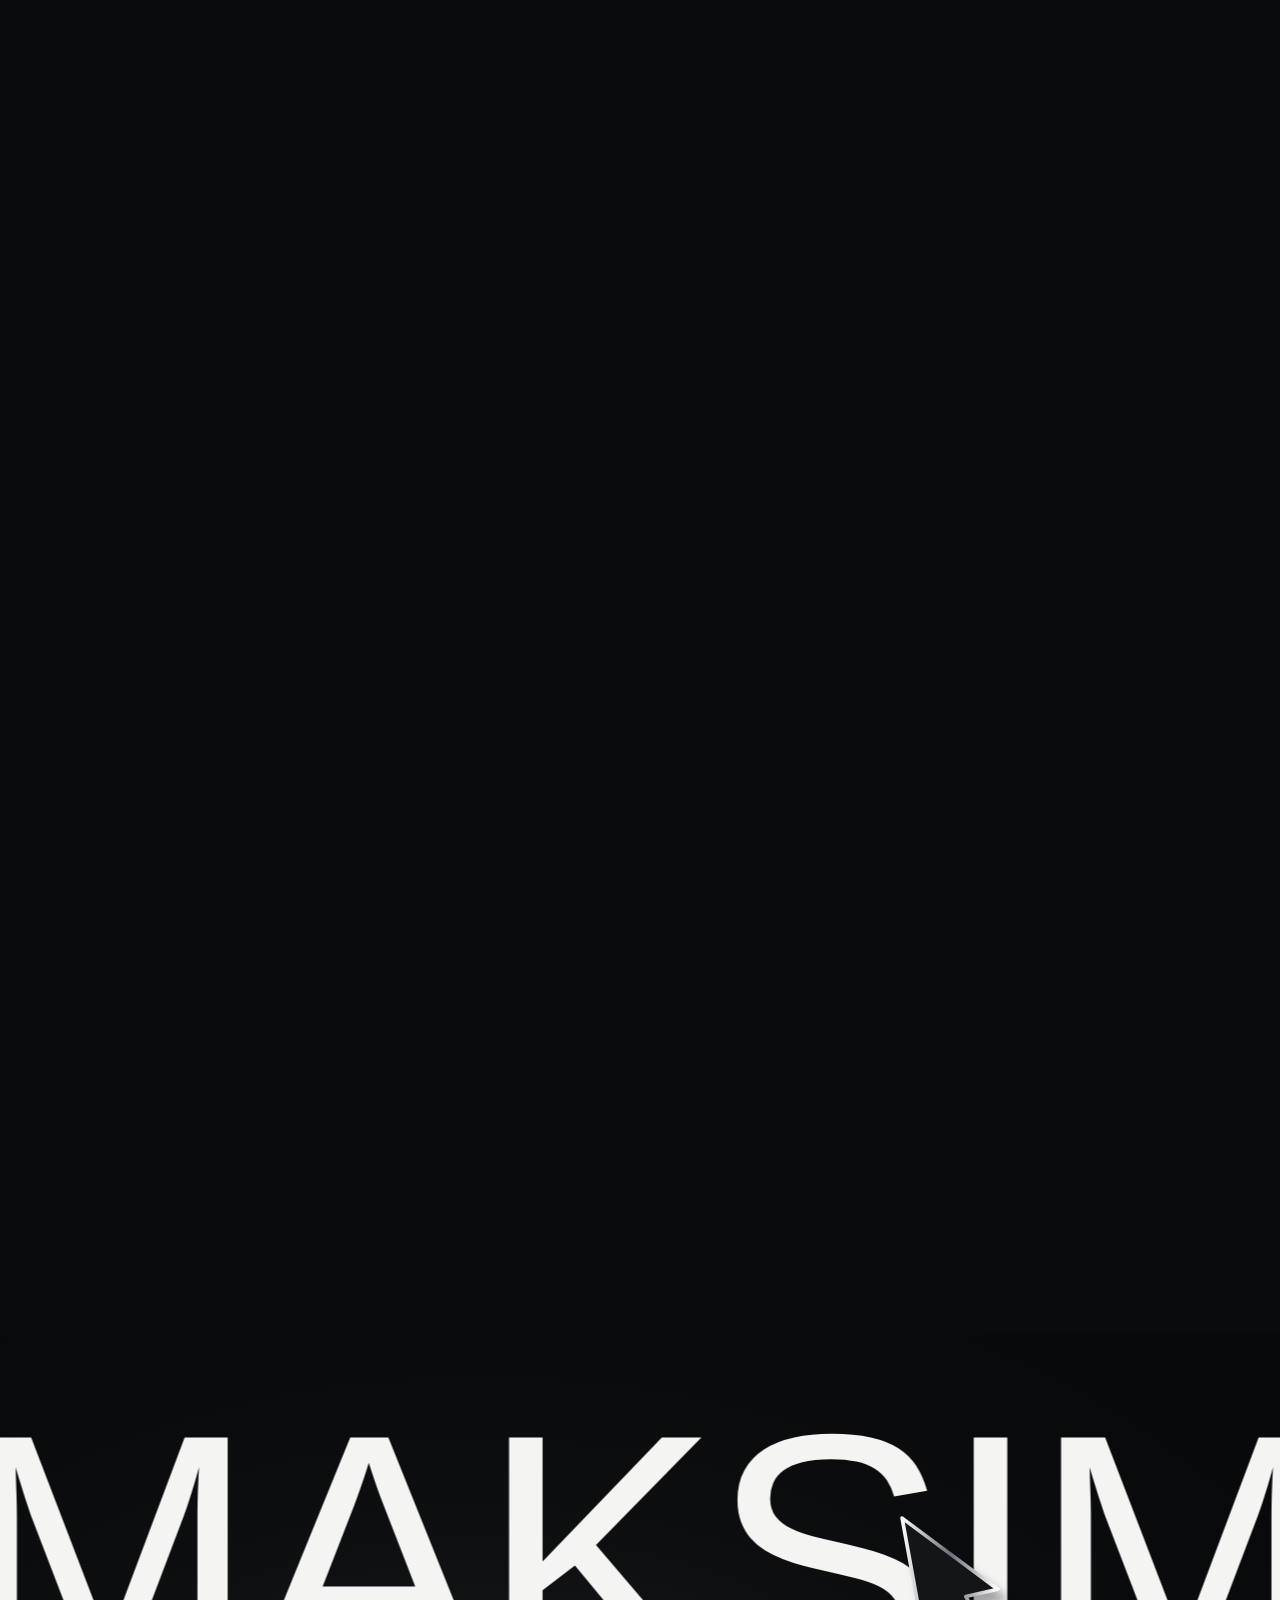
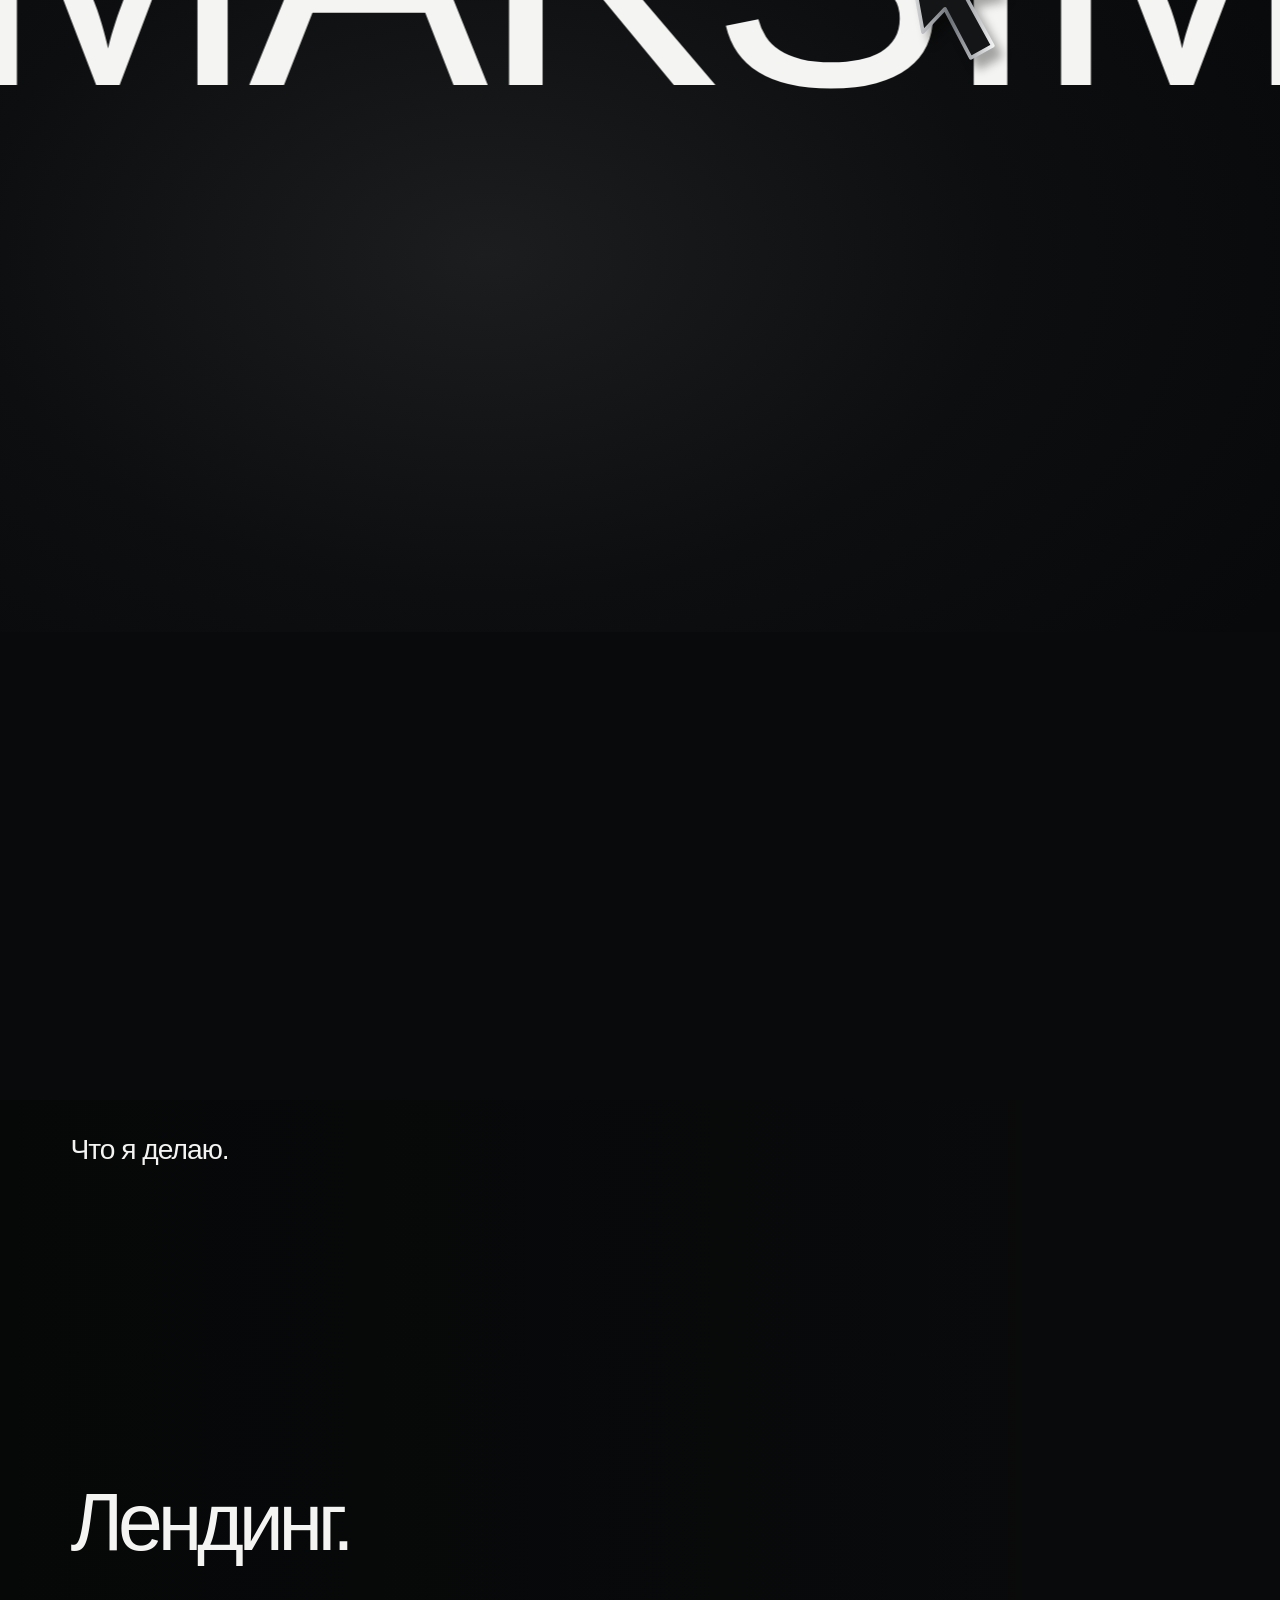
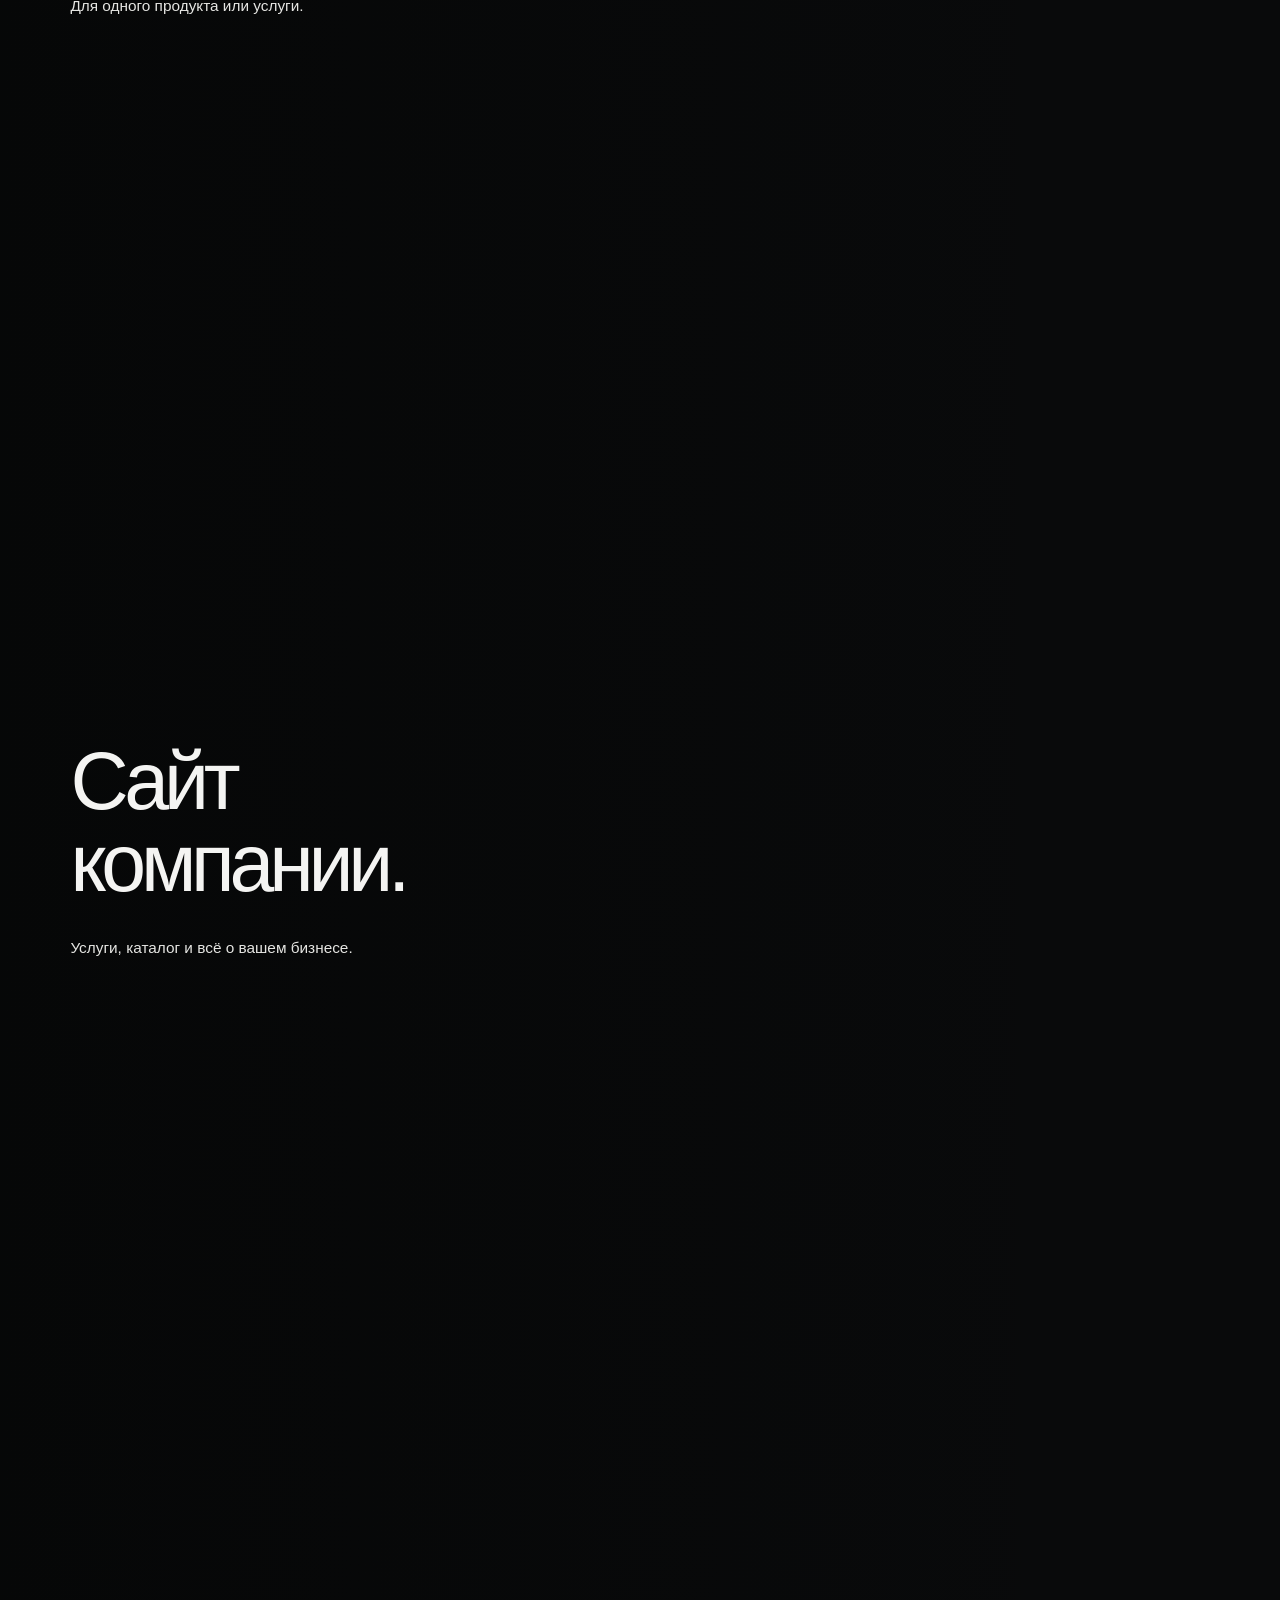
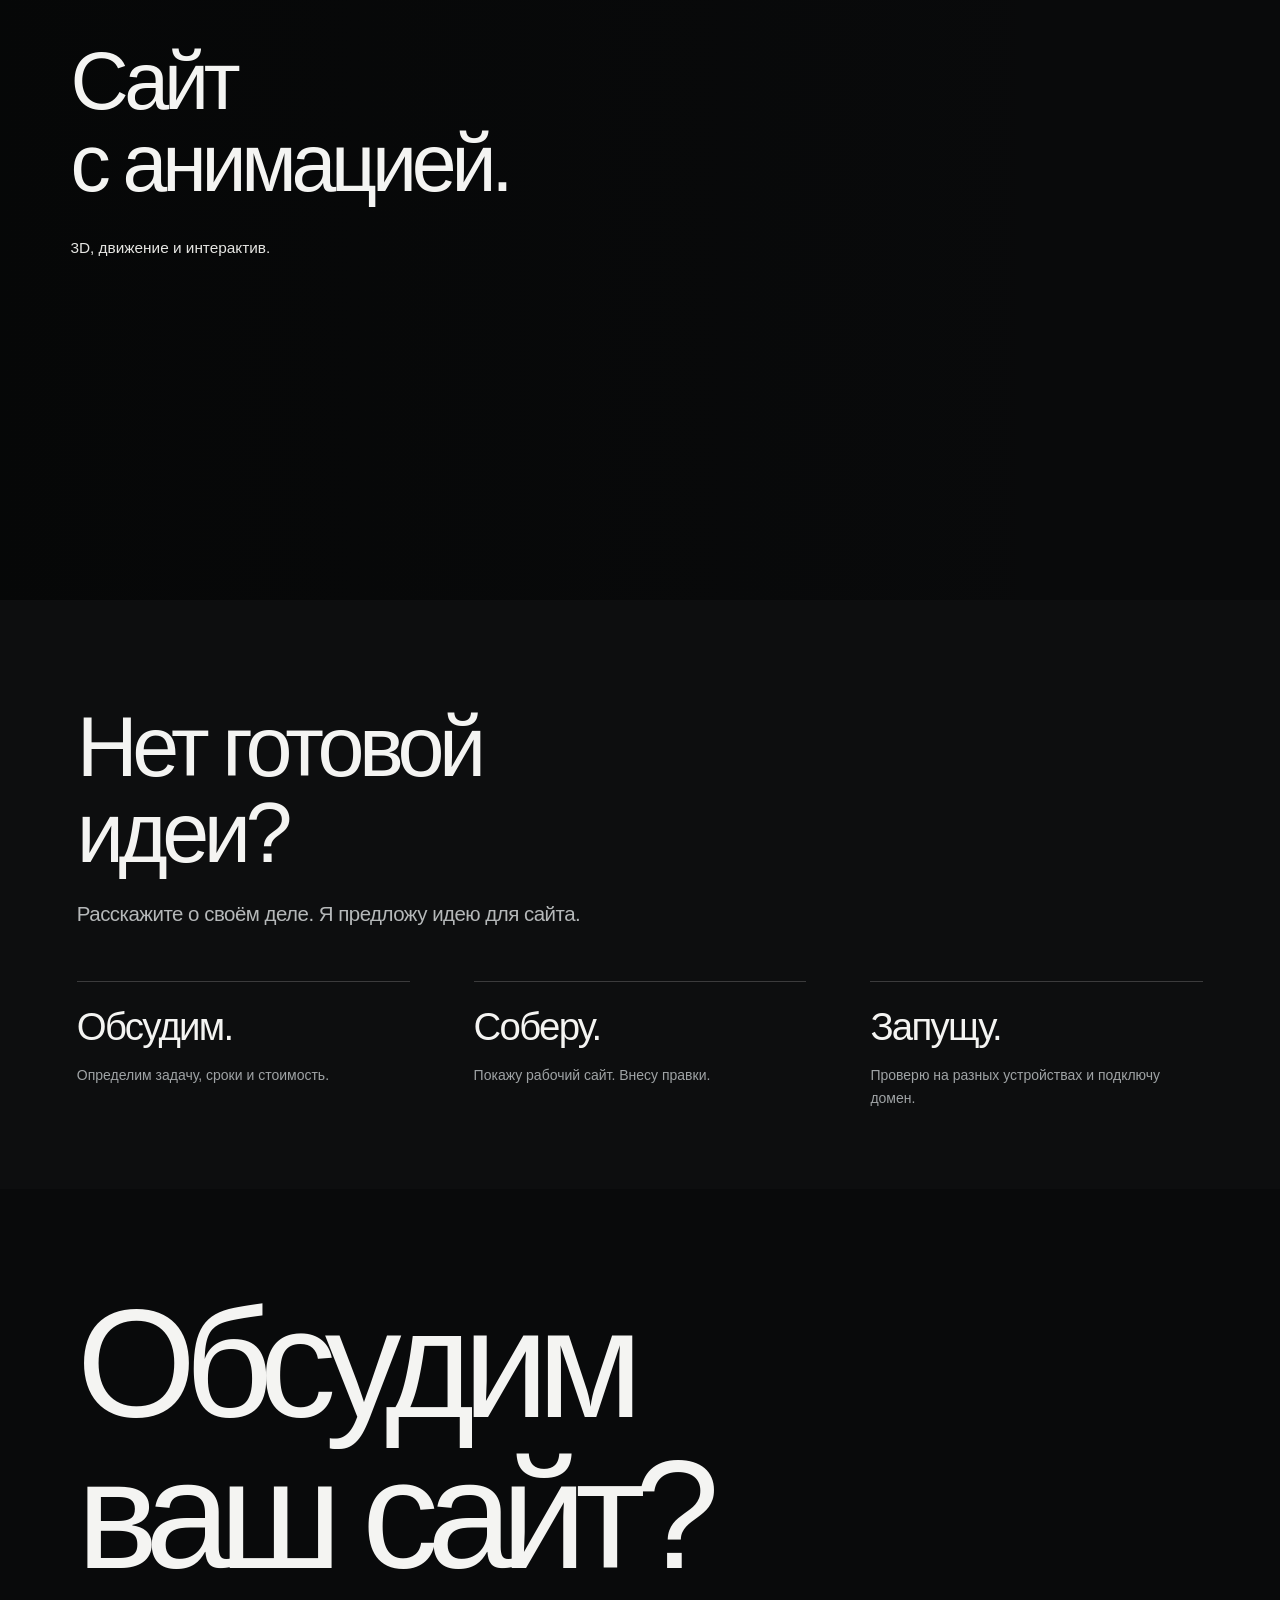
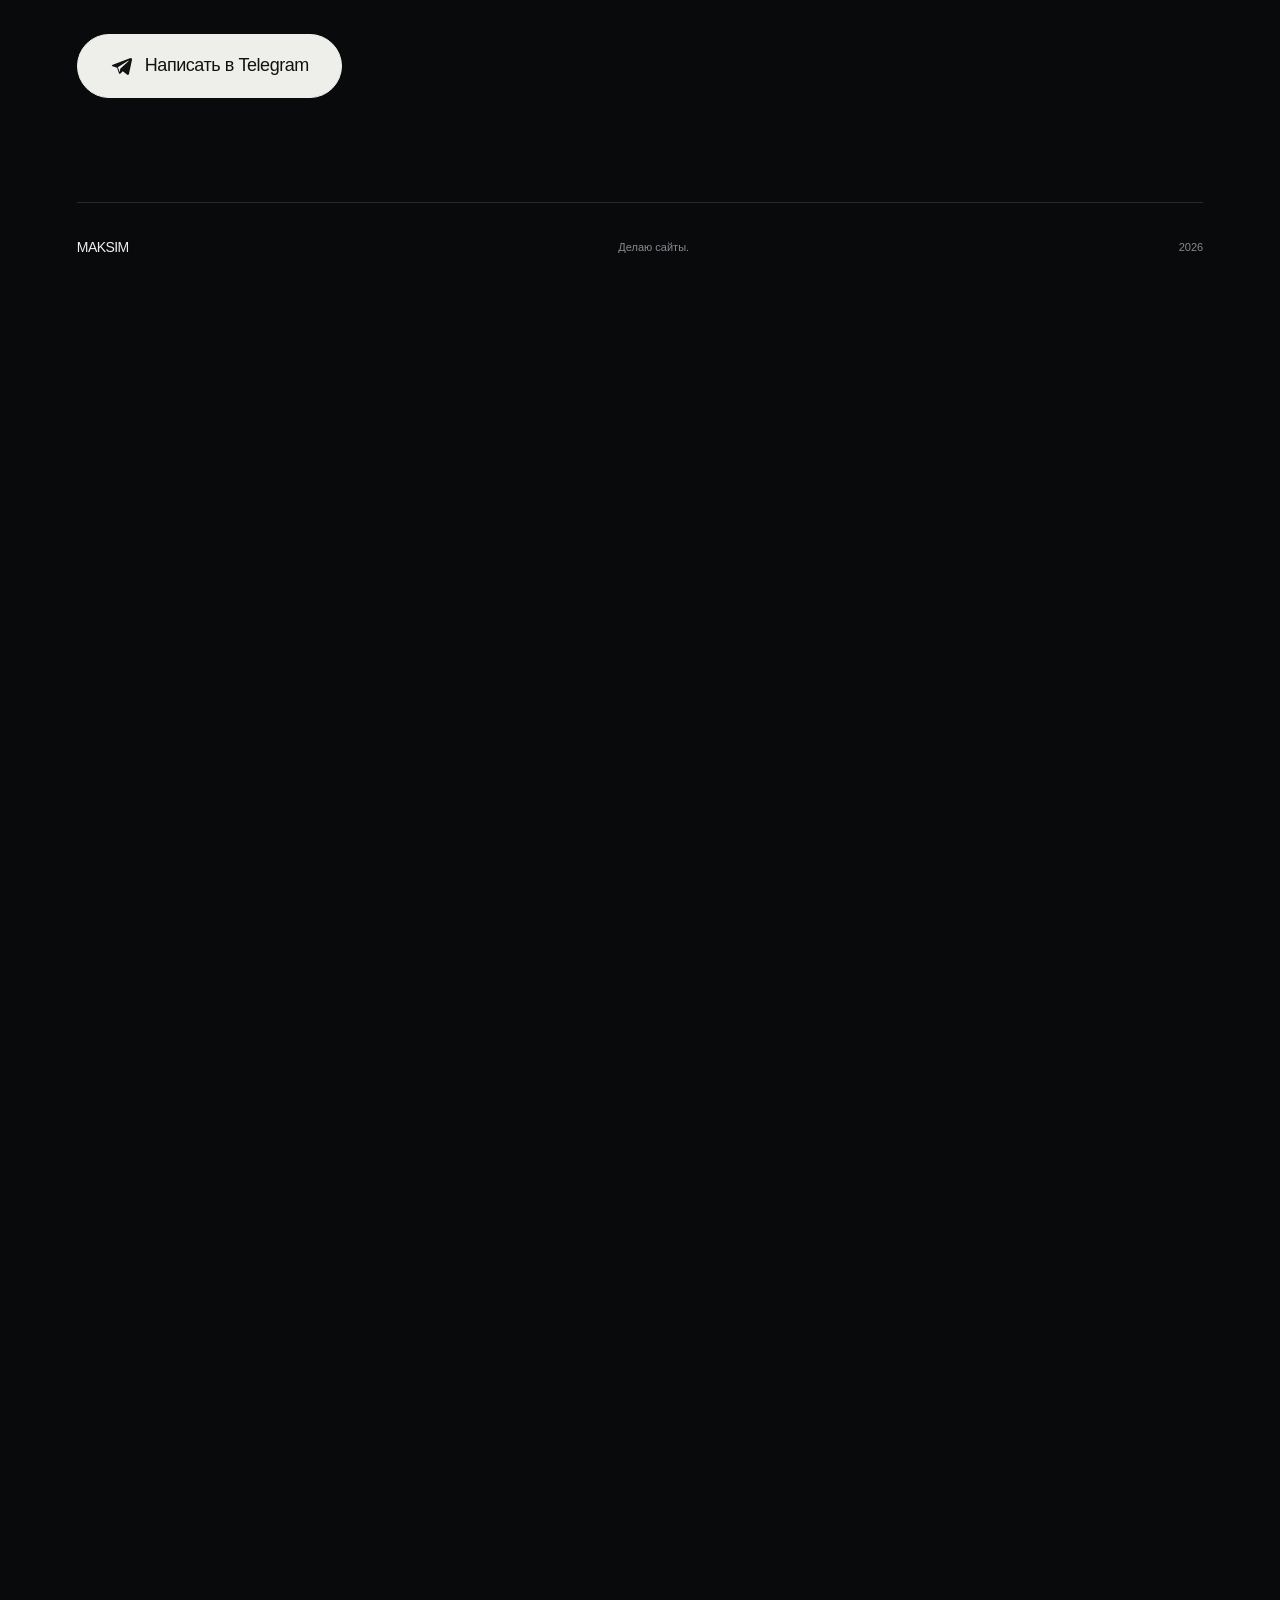
<file: index.html>
<!doctype html>
<html lang="ru">
<head>
  <meta charset="UTF-8">
  <meta name="viewport" content="width=device-width, initial-scale=1, viewport-fit=cover">
  <meta name="color-scheme" content="dark">
  <meta name="robots" content="index, follow, max-image-preview:large">
  <title>MAKSIM — делаю сайты</title>
  <meta name="description" content="Лендинги, сайты компаний и сайты с анимацией. Помогу с идеей, дизайном и запуском.">
  <link rel="canonical" href="https://maksim-site.ru/">
  <meta name="theme-color" content="#090a0b">
  <meta property="og:title" content="MAKSIM — делаю сайты">
  <meta property="og:description" content="Лендинги, сайты компаний и сайты с анимацией. Помогу с идеей, дизайном и запуском.">
  <meta property="og:type" content="website">
  <meta property="og:locale" content="ru_RU">
  <meta property="og:site_name" content="MAKSIM">
  <meta property="og:url" content="https://maksim-site.ru/">
  <meta property="og:image" content="https://maksim-site.ru/assets/og-preview.png?v=20260718-2">
  <meta property="og:image:width" content="1200">
  <meta property="og:image:height" content="630">
  <meta property="og:image:alt" content="Максим. Современные сайты для бизнеса">
  <meta name="twitter:card" content="summary_large_image">
  <meta name="twitter:title" content="MAKSIM — делаю сайты">
  <meta name="twitter:description" content="Лендинги, сайты компаний и сайты с анимацией. Помогу с идеей, дизайном и запуском.">
  <meta name="twitter:image" content="https://maksim-site.ru/assets/og-preview.png?v=20260718-2">
  <link rel="icon" href="./favicon.ico?v=20260920-1" sizes="any">
  <link rel="icon" href="./assets/favicon.svg?v=20260920-1" type="image/svg+xml">
  <link rel="icon" href="./assets/favicon-32.png?v=20260920-1" type="image/png" sizes="32x32">
  <link rel="apple-touch-icon" href="./assets/apple-touch-icon.png?v=20260920-1">
  <script>
  (function(){
    window.__introMediaReady=new Promise(function(resolve){window.__resolveIntroMedia=resolve;});
    var root=document.documentElement,seen=false;
    try{seen=sessionStorage.getItem('maksimIceIntroSeen')==='1';}catch(_){}
    var replay=new URLSearchParams(location.search).get('intro')==='replay';
    if((!seen||replay)&&!matchMedia('(prefers-reduced-motion:reduce)').matches){
      root.classList.add('ice-intro-pending','loading');
      window.__maksimIceFallback=setTimeout(function(){
        root.classList.remove('ice-intro-pending','loading');
        var loader=document.getElementById('loader');if(loader)loader.style.display='none';
        document.querySelectorAll('#intro,.portfolio-rest').forEach(function(el){el.inert=false;});
        window.__iceIntroActive=false;
      },16000);
    }
  })();
  </script>
  <link rel="stylesheet" href="./assets/loader/ice-loader.css?v=3">
  <script src="./assets/loader/ice-loader.js?v=4" defer></script>
  <link rel="stylesheet" href="./style.css">
  <link rel="stylesheet" href="./intro-ui.css">
  <link rel="stylesheet" href="./journey.css?v=26">
  <link rel="stylesheet" href="./mobile.css?v=2" media="(max-width:700px), (pointer:coarse) and (max-width:1024px)">
  <link rel="stylesheet" href="./paper-story.css?v=6">
  <script type="importmap">{"imports":{"three":"./vendor/three/three.module.js","three/addons/":"./vendor/three/addons/"}}</script>
  <link rel="modulepreload" href="./journey.js?v=31">
  <link rel="modulepreload" href="./paper-story.js?v=8">
  <link rel="modulepreload" href="./flight-buffer.js?v=20261016">
</head>
<body>
<div class="ice-loader" id="loader" aria-hidden="true">
  <div class="ice-glass-base" id="iceGlassBase"></div>
  <div class="ice-frost" id="iceFrost"></div>
  <div class="ice-shards" id="iceShards"></div>
  <svg class="ice-cracks" id="iceCracks" aria-hidden="true"></svg>
  <div class="ice-loader-core" id="iceLoaderCore">
    <div class="ice-loader-word" id="iceLoaderWord">
      <span class="ice-word ice-base">MAKSIM</span>
      <span class="ice-word ice-fill" id="iceWordFill">MAKSIM</span>
    </div>
    <div class="ice-loader-sub"><span id="iceLoaderSub">Делаю сайты.</span></div>
  </div>
  <span class="ice-impact-streak" id="iceImpactStreak"></span>
  <span class="ice-impact-spark" id="iceImpactSpark"></span>
</div>

  <main class="scroll-scene" id="intro">
    <section class="stage" aria-label="MAKSIM. Интерактивный первый экран">
      <div class="atmosphere" aria-hidden="true"></div>
      <svg class="clip-defs" width="0" height="0" aria-hidden="true"><defs><clipPath id="laptop-silhouette" clipPathUnits="objectBoundingBox"><path d="M .134,.357 L .639,.064 Q .656,.054 .668,.074 L .867,.468 Q .874,.481 .87,.499 L .322,.886 Q .311,.895 .302,.865 L .134,.39 Q .13,.372 .134,.357 Z"/></clipPath></defs></svg>
      <div class="photo photo-background" aria-hidden="true"><img decoding="async" draggable="false" src="./assets/intro/macbook-clean.webp" alt="" fetchpriority="high"></div>
      <h1 aria-label="MAKSIM"><span aria-hidden="true" class="letter">M</span><span aria-hidden="true" class="letter">A</span><span aria-hidden="true" class="letter">K</span><span aria-hidden="true" class="letter">S</span><span aria-hidden="true" class="letter" id="letter-i">I</span><span aria-hidden="true" class="letter">M</span></h1>
      <div class="photo photo-foreground" aria-hidden="true"><img decoding="async" draggable="false" src="./assets/intro/macbook-clean.webp" alt=""></div>
      <canvas class="flight-canvas" aria-hidden="true"></canvas>
      <canvas class="laptop-canvas" aria-hidden="true"></canvas>
      <section class="project-deck" aria-labelledby="projects-title" inert>
        <div class="project-backdrop" aria-hidden="true"></div>
        <header class="project-heading"><h2 id="projects-title">Работы.</h2></header>
        <a class="project-window" href="https://skysinth.com/" target="_blank" rel="noopener noreferrer" aria-label="Открыть сайт СКС">
          <img decoding="async" draggable="false" class="project-origin" src="./assets/intro/sks-end.webp" alt="" aria-hidden="true">
          <img decoding="async" draggable="false" class="project-image is-active" data-project="sks" src="./assets/cases/sks-1440.png" alt="Первый экран сайта СКС — разработка электроники">
          <img decoding="async" draggable="false" class="project-image" data-project="lider" src="./assets/cases/lider-1440.png" alt="Первый экран сайта Лидер — оборудование для виноделия">
          <img decoding="async" draggable="false" class="project-image" data-project="gooddog" src="./assets/cases/good-dog.webp" alt="Первый экран сайта Good Dog">
          <img decoding="async" draggable="false" class="project-image" data-project="aet" src="./assets/cases/aet-trans.png" alt="Первый экран сайта AET Trans">
          <span class="window-open" aria-hidden="true">Открыть сайт</span>
        </a>
        <div class="project-description"><div class="project-title-line"><h3>СКС</h3><a class="quiet-link project-open" href="https://skysinth.com/" target="_blank" rel="noopener noreferrer">Открыть сайт</a></div><p>Разработка электроники. Интерактивные платы и анимация.</p></div>
        <nav class="project-picker" aria-label="Выбор проекта">
          <button type="button" data-project="sks" aria-pressed="true"><span class="mini-window"><img decoding="async" draggable="false" src="./assets/cases/sks-1440.png" alt=""></span><span class="mini-label">СКС</span></button>
          <button type="button" data-project="lider" aria-pressed="false"><span class="mini-window"><img decoding="async" draggable="false" src="./assets/cases/lider-1440.png" alt=""></span><span class="mini-label">Лидер</span></button>
          <button type="button" data-project="gooddog" aria-pressed="false"><span class="mini-window"><img decoding="async" draggable="false" src="./assets/cases/good-dog.webp" alt=""></span><span class="mini-label">Good Dog</span></button>
          <button type="button" data-project="aet" aria-pressed="false"><span class="mini-window"><img decoding="async" draggable="false" src="./assets/cases/aet-trans.png" alt=""></span><span class="mini-label">AET Trans</span></button>
        </nav>
        <a href="#services" class="quiet-link projects-next">Что могу сделать</a>
      </section>

      <div class="cursor-shadow" aria-hidden="true"></div>
      <div class="cursor-host" aria-hidden="true"></div>
      <svg class="cursor-fallback" viewBox="-5 -5 94 130" aria-hidden="true"><defs><linearGradient id="rim"><stop stop-color="#fafafa"/><stop offset=".5" stop-color="#6c7077"/><stop offset="1" stop-color="#fff"/></linearGradient></defs><path d="M0 0 L78 58 L52 64 L74 104 L56 114 L35 74 L17 93 Z" fill="#141516" stroke="url(#rim)" stroke-width="3" stroke-linejoin="round"/></svg>
    </section>
  </main>
  <div class="portfolio-rest">
    <section class="service-story paper-story" id="services" aria-label="Какие сайты я делаю">
      <div class="service-stage">
        <div class="service-topline"><h2 class="section-label service-title">Что я делаю.</h2></div>
        <div class="paper-visual" aria-hidden="true">
          <img class="paper-poster" src="./assets/paper-v1/poster-landing.webp" alt="" loading="lazy" decoding="async">
          <canvas class="paper-canvas"></canvas>
        </div>
        <article class="service-copy" data-step="0"><img class="paper-static" src="./assets/paper-v1/poster-landing.webp" alt="" loading="lazy" decoding="async"><div class="service-text"><h2>Лендинг.</h2><p>Для одного продукта или услуги.</p></div></article>
        <article class="service-copy" data-step="1"><img class="paper-static" src="./assets/paper-v1/poster-corporate.webp" alt="" loading="lazy" decoding="async"><div class="service-text"><h2>Сайт<br> компании.</h2><p>Услуги, каталог и всё о вашем бизнесе.</p></div></article>
        <article class="service-copy" data-step="2"><img class="paper-static" src="./assets/paper-v1/poster-meadow.webp" alt="" loading="lazy" decoding="async"><div class="service-text"><h2>Сайт<br> с анимацией.</h2><p>3D, движение и интерактив.</p></div></article>
      </div>
    </section>
    <section class="process-section" id="approach" aria-labelledby="process-title">
      <div class="process-heading" data-reveal><h2 id="process-title">Нет готовой<br>идеи?</h2></div>
      <div class="process-intro" data-reveal><p>Расскажите о своём деле. Я предложу идею для сайта.</p></div>
      <ol class="process-list">
        <li data-reveal><h3>Обсудим.</h3><p>Определим задачу, сроки и стоимость.</p></li>
        <li data-reveal><h3>Соберу.</h3><p>Покажу рабочий сайт. Внесу правки.</p></li>
        <li data-reveal><h3>Запущу.</h3><p>Проверю на разных устройствах и подключу домен.</p></li>
      </ol>
    </section>
    <section class="contact-section" id="contact" aria-labelledby="contact-title">
      <h2 id="contact-title" data-reveal>Обсудим<br>ваш сайт?</h2>
      <a class="contact-link" href="https://t.me/maksim_site" target="_blank" rel="noopener noreferrer" data-reveal><svg class="telegram-icon" viewBox="0 0 24 24" aria-hidden="true" focusable="false"><path fill="currentColor" fill-rule="evenodd" d="M21.44 3.06 2.88 10.22c-1.27.51-1.26 1.21-.23 1.53l4.76 1.49 1.82 5.59c.22.61.11.85.75.85.49 0 .7-.22.98-.48l2.31-2.25 4.81 3.55c.89.49 1.52.24 1.74-.83l3.15-14.83c.32-1.29-.49-1.88-1.53-1.38ZM8.16 12.9l10.75-6.78c.53-.32 1.02-.15.62.2l-8.86 8.01-.34 3.61-2.17-5.04Z"/></svg><span>Написать в Telegram</span></a>
    </section>
    <footer class="site-footer"><a href="#intro" class="back-to-top">MAKSIM</a><span>Делаю сайты.</span><span>2026</span></footer>
  </div>

  <script type="module" src="./responsive-entry.js?v=20261016"></script>
</body>
</html>
</file>
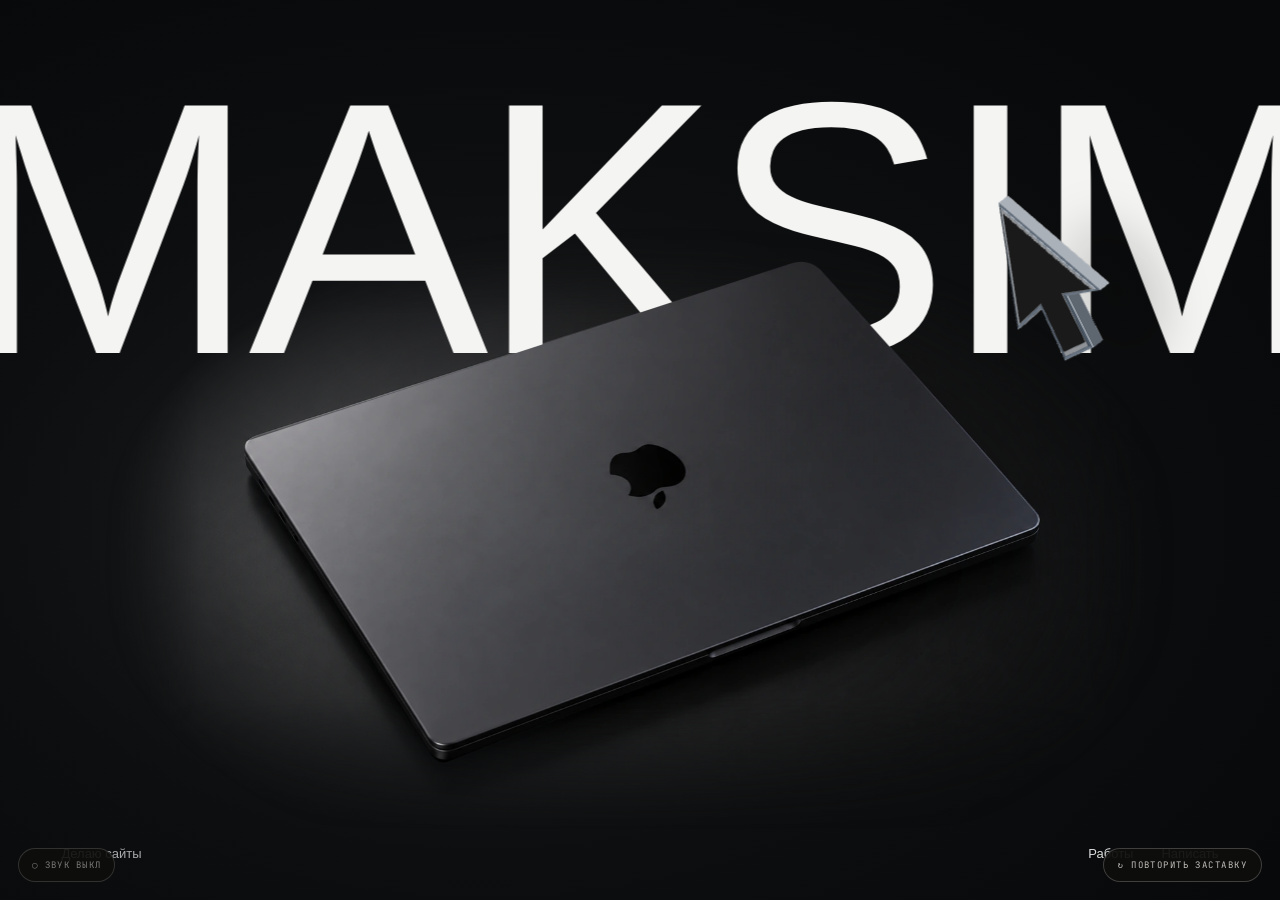
<file: loader-lab.html>
<!doctype html>
<html lang="ru">
<head>
<meta charset="utf-8">
<meta name="viewport" content="width=device-width,initial-scale=1,viewport-fit=cover">
<title>Максим - ice loader lab</title>
<meta name="robots" content="noindex,nofollow">

<script>
  /* The lab owns the intro; the iframe should open without the production loader. */
  try{sessionStorage.setItem('introSeen','1')}catch(_){ }
</script>

<link rel="preconnect" href="https://fonts.googleapis.com">
<link rel="preconnect" href="https://fonts.gstatic.com" crossorigin>
<link href="https://fonts.googleapis.com/css2?family=Inter+Tight:wght@400;500;600;700;800&family=JetBrains+Mono:wght@400;500&display=swap" rel="stylesheet">

<style>
  :root{
    --accent:#ff4764;
    --accent-rgb:255 71 100;
    --paper:#f3f1ec;
    --dark:#0e0e0d;
    --ice:#111518;
    --ease:cubic-bezier(.22,1,.36,1);
  }

  *{box-sizing:border-box;margin:0;padding:0}
  html,body{width:100%;height:100%;overflow:hidden;background:var(--dark)}
  body{font-family:'Inter Tight',system-ui,sans-serif}

  .site-frame{
    position:fixed;inset:0;width:100%;height:100%;border:0;background:var(--dark);
    opacity:0;visibility:hidden;pointer-events:none;
    will-change:opacity;
  }
  body.intro-complete .site-frame{opacity:1;visibility:visible;pointer-events:auto}

  .loader{
    position:fixed;inset:0;z-index:20;overflow:hidden;pointer-events:none;
    background:var(--dark);
  }

  .glass-base,
  .glass-shard{
    position:absolute;inset:-1px;
    background:
      radial-gradient(ellipse at 23% 19%,rgba(226,239,245,.13) 0,rgba(179,201,211,.045) 18%,transparent 38%),
      radial-gradient(ellipse at 79% 74%,rgba(222,237,243,.09) 0,rgba(164,189,199,.035) 20%,transparent 42%),
      radial-gradient(ellipse at 63% 34%,rgba(255,255,255,.045),transparent 24%),
      linear-gradient(132deg,#080a0b 0%,#12171a 43%,#0a0c0e 72%,#15191b 100%);
  }

  .glass-base{z-index:1;box-shadow:inset 0 0 120px rgba(0,0,0,.58)}
  .glass-base::before,
  .glass-shard::before{
    content:"";position:absolute;inset:0;pointer-events:none;
    background:
      linear-gradient(118deg,transparent 0 21%,rgba(224,238,244,.055) 21.1%,transparent 21.35% 62%,rgba(220,235,241,.045) 62.1%,transparent 62.34%),
      linear-gradient(33deg,transparent 0 37%,rgba(230,241,246,.035) 37.12%,transparent 37.32% 77%,rgba(230,241,246,.04) 77.1%,transparent 77.3%);
    opacity:.9;
  }
  .glass-base::after{
    content:"";position:absolute;inset:0;pointer-events:none;
    background:
      radial-gradient(ellipse at 16% 57%,rgba(230,241,246,.075),transparent 19%),
      radial-gradient(ellipse at 87% 26%,rgba(224,238,244,.06),transparent 17%),
      linear-gradient(104deg,transparent 24%,rgba(255,255,255,.045) 36%,transparent 49%);
    opacity:.86;
  }

  .frost{
    position:absolute;inset:0;z-index:2;opacity:.72;
    background:
      radial-gradient(ellipse at 8% 12%,rgba(237,246,249,.075),transparent 19%),
      radial-gradient(ellipse at 29% 91%,rgba(220,235,241,.06),transparent 23%),
      radial-gradient(ellipse at 91% 84%,rgba(231,241,245,.055),transparent 18%),
      radial-gradient(ellipse at 68% 5%,rgba(231,243,247,.045),transparent 22%),
      linear-gradient(146deg,transparent 16%,rgba(207,226,234,.03) 34%,transparent 52%);
    box-shadow:inset 0 0 160px rgba(0,0,0,.44);
    will-change:opacity;
  }

  .shards{position:absolute;inset:0;z-index:3}
  .glass-shard{
    opacity:0;will-change:transform,opacity;
    background:
      radial-gradient(ellipse at 23% 19%,rgba(226,239,245,.13) 0,rgba(179,201,211,.045) 18%,transparent 38%),
      radial-gradient(ellipse at 79% 74%,rgba(222,237,243,.09) 0,rgba(164,189,199,.035) 20%,transparent 42%),
      linear-gradient(132deg,#080a0b 0%,#12171a 43%,#0a0c0e 72%,#15191b 100%);
  }
  .glass-shard::after{
    content:"";position:absolute;inset:0;pointer-events:none;
    background:linear-gradient(128deg,rgba(236,245,248,.075),transparent 23% 77%,rgba(205,225,233,.04));
    opacity:.92;
  }

  .cracks{
    position:absolute;inset:0;width:100%;height:100%;z-index:5;overflow:visible;
    opacity:1;
  }
  .cracks path{
    fill:none;stroke:rgba(232,242,246,.7);stroke-width:.82;stroke-linecap:round;stroke-linejoin:miter;
    vector-effect:non-scaling-stroke;stroke-dasharray:1;stroke-dashoffset:1;
  }
  .cracks path.strong{stroke:rgba(247,248,245,.94);stroke-width:1.18}
  .cracks path.branch{stroke:rgba(219,234,240,.48);stroke-width:.54}
  .cracks path.ring{stroke:rgba(226,239,244,.56);stroke-width:.64}
  .cracks path.splinter{stroke:rgba(238,245,247,.76);stroke-width:.72}
  .cracks path.impact{stroke:rgba(250,250,247,.98);stroke-width:1.28}

  .loader-core{
    position:absolute;inset:0;z-index:7;display:grid;place-content:center;justify-items:center;
    color:var(--paper);will-change:transform,opacity;
  }
  .loader-word{
    position:relative;font-size:clamp(50px,8.2vw,118px);font-weight:800;line-height:.88;
    letter-spacing:-.055em;white-space:nowrap;transform-origin:center;will-change:transform;
  }
  .loader-word .word{display:block}
  .loader-word .base{color:rgba(243,241,236,.13)}
  .loader-word .fill{
    position:absolute;inset:0;color:var(--paper);clip-path:inset(0 100% 0 0);
    will-change:clip-path;
  }
  .loader-sub{
    margin-top:17px;overflow:hidden;font-family:'JetBrains Mono',ui-monospace,monospace;
    font-size:10px;line-height:1;letter-spacing:.25em;text-transform:uppercase;
    color:rgba(243,241,236,.38);
  }
  .loader-sub span{display:block;opacity:0;transform:translateY(130%);will-change:transform,opacity}

  .impact-spark{
    position:absolute;z-index:9;width:2px;height:22px;opacity:0;
    margin:-11px 0 0 -1px;
    background:linear-gradient(180deg,transparent,rgba(245,244,239,.98) 42% 58%,transparent);
    box-shadow:0 0 10px rgba(235,244,248,.5),0 0 24px rgba(235,244,248,.18);
    will-change:transform,opacity;
  }
  .impact-streak{
    position:absolute;z-index:8;height:1px;width:72px;opacity:0;
    transform:scaleX(.04);transform-origin:left center;
    background:linear-gradient(90deg,rgba(243,241,236,.08),rgba(243,241,236,.76));
    will-change:transform,opacity;
  }

  .replay{
    position:fixed;right:18px;bottom:max(18px,env(safe-area-inset-bottom));z-index:40;
    border:1px solid rgba(243,241,236,.22);border-radius:999px;padding:10px 14px;
    background:rgba(14,14,13,.94);color:rgba(243,241,236,.78);
    font-family:'JetBrains Mono',ui-monospace,monospace;font-size:9px;letter-spacing:.16em;text-transform:uppercase;
    cursor:pointer;opacity:0;pointer-events:none;transform:translateY(8px);
    transition:opacity .35s ease,transform .35s var(--ease),border-color .25s,color .25s;
  }
  .replay:hover{border-color:rgba(var(--accent-rgb),.72);color:var(--paper)}
  body.intro-complete .replay{opacity:1;pointer-events:auto;transform:translateY(0)}
  body.intro-running .replay{opacity:0!important;pointer-events:none!important;transform:translateY(8px)!important;transition:none!important}

  .sound-toggle{
    position:fixed;left:18px;bottom:max(18px,env(safe-area-inset-bottom));z-index:41;
    border:1px solid rgba(243,241,236,.16);border-radius:999px;padding:10px 13px;
    background:rgba(14,14,13,.9);color:rgba(243,241,236,.48);
    font-family:'JetBrains Mono',ui-monospace,monospace;font-size:9px;letter-spacing:.14em;text-transform:uppercase;
    cursor:pointer;transition:color .24s ease,border-color .24s ease,background-color .24s ease,transform .14s cubic-bezier(.23,1,.32,1);
  }
  .sound-toggle:hover{color:rgba(243,241,236,.86);border-color:rgba(243,241,236,.3)}
  .sound-toggle:active{transform:scale(.97)}
  .sound-toggle.is-on{color:var(--paper);border-color:rgba(var(--accent-rgb),.42);background:rgba(20,15,16,.94)}

  @media(max-width:640px){
    .loader-word{font-size:clamp(48px,17vw,72px);letter-spacing:-.05em}
    .loader-sub{margin-top:14px;font-size:8px;letter-spacing:.22em}
    .replay{right:12px;bottom:max(12px,env(safe-area-inset-bottom));padding:9px 12px}
    .sound-toggle{left:12px;bottom:max(12px,env(safe-area-inset-bottom));padding:9px 11px}
  }

  @media(prefers-reduced-motion:reduce){
    .loader{display:none}
    .site-frame{opacity:1;visibility:visible;pointer-events:auto}
    .replay,.sound-toggle{display:none}
  }
</style>
</head>
<body>

<iframe class="site-frame" id="siteFrame" src="index.html?glass-loader-lab=1" title="Предпросмотр сайта Максима"></iframe>

<div class="loader" id="loader" aria-hidden="true">
  <div class="glass-base" id="glassBase"></div>
  <div class="frost" id="frost"></div>
  <div class="shards" id="shards"></div>
  <svg class="cracks" id="cracks" aria-hidden="true"></svg>

  <div class="loader-core" id="loaderCore">
    <div class="loader-word" id="loaderWord">
      <span class="word base">Максим</span>
      <span class="word fill" id="wordFill">Максим</span>
    </div>
    <div class="loader-sub"><span id="loaderSub">sites</span></div>
  </div>

  <span class="impact-streak" id="impactStreak"></span>
  <span class="impact-spark" id="impactSpark"></span>
</div>

<button class="replay" id="replay" type="button" aria-label="Повторить заставку">↻ повторить заставку</button>
<button class="sound-toggle" id="soundToggle" type="button" aria-label="Включить звук заставки" aria-pressed="false">○ звук выкл</button>

<script>
(function(){
  'use strict';

  var frame=document.getElementById('siteFrame');
  var loader=document.getElementById('loader');
  var glassBase=document.getElementById('glassBase');
  var frost=document.getElementById('frost');
  var shardsRoot=document.getElementById('shards');
  var cracks=document.getElementById('cracks');
  var core=document.getElementById('loaderCore');
  var word=document.getElementById('loaderWord');
  var fill=document.getElementById('wordFill');
  var sub=document.getElementById('loaderSub');
  var spark=document.getElementById('impactSpark');
  var streak=document.getElementById('impactStreak');
  var replay=document.getElementById('replay');
  var soundToggle=document.getElementById('soundToggle');
  var animations=[];
  var timers=[];
  var legacyLoaderGuard=0;
  var siteRevealPlayed=false;
  var siteRevealRequested=false;
  var siteRevealInstant=false;
  var audioContext=null;
  var audioMaster=null;
  var noiseBuffer=null;
  var soundEnabled=false;
  var started=false;

  function clamp(value,min,max){return Math.max(min,Math.min(max,value));}
  function point(x,y){return {x:x,y:y};}
  function pct(value,total){return value/total*100;}
  function polygon(points){
    return 'polygon('+points.map(function(p){return p.x.toFixed(3)+'% '+p.y.toFixed(3)+'%';}).join(',')+')';
  }
  function centroid(points){
    var sum=points.reduce(function(acc,p){acc.x+=p.x;acc.y+=p.y;return acc;},{x:0,y:0});
    return {x:sum.x/points.length,y:sum.y/points.length};
  }

  function buildCracks(originX,originY,width,height){
    cracks.innerHTML='';
    cracks.setAttribute('viewBox','0 0 '+width+' '+height);
    var mobile=width<=640;
    var mainCount=mobile?8:11;

    function noise(seed){
      var value=Math.sin(seed*12.9898+78.233)*43758.5453;
      return value-Math.floor(value);
    }

    function edgeDistance(angle){
      var cos=Math.cos(angle),sin=Math.sin(angle);
      var xDistance=cos>0?(width-originX)/cos:(cos<0?-originX/cos:Infinity);
      var yDistance=sin>0?(height-originY)/sin:(sin<0?-originY/sin:Infinity);
      return Math.min(xDistance,yDistance);
    }

    function jaggedPoints(startX,startY,angle,length,segments,seed){
      var points=[point(startX,startY)];
      for(var step=1;step<=segments;step++){
        var progress=step/segments;
        var forward=length*progress;
        var lateral=(noise(seed+step*3.17)-.5)*length*(.028+progress*.018);
        var kink=(noise(seed+step*7.31)-.5)*length*.012;
        var x=startX+Math.cos(angle)*forward+Math.cos(angle+Math.PI/2)*lateral+Math.cos(angle)*kink;
        var y=startY+Math.sin(angle)*forward+Math.sin(angle+Math.PI/2)*lateral+Math.sin(angle)*kink;
        points.push(point(x,y));
      }
      return points;
    }

    function addCrack(points,className,delay,duration){
      if(points.length<2)return null;
      var path=document.createElementNS('http://www.w3.org/2000/svg','path');
      path.setAttribute('pathLength','1');
      path.setAttribute('class',className||'main');
      path.setAttribute('d',points.map(function(p,index){return (index?'L ':'M ')+p.x.toFixed(2)+' '+p.y.toFixed(2);}).join(' '));
      path.dataset.crackDelay=String(delay||0);
      path.dataset.crackDuration=String(duration||420);
      cracks.appendChild(path);
      return path;
    }

    for(var index=0;index<mainCount;index++){
      var baseAngle=-Math.PI+.16+index*(Math.PI*2/mainCount);
      var angle=baseAngle+(noise(index+2.4)-.5)*.25;
      var edge=edgeDistance(angle);
      var reach=edge*(.74+noise(index+8.7)*.34);
      var segments=mobile?6+(index%2):7+(index%3);
      var startRadius=3+noise(index+18.2)*7;
      var startX=originX+Math.cos(angle)*startRadius;
      var startY=originY+Math.sin(angle)*startRadius;
      var mainPoints=jaggedPoints(startX,startY,angle,reach,segments,index*19.7+4);
      addCrack([point(originX,originY)].concat(mainPoints),index%4===1?'main strong':'main',26+index*13,470+index%3*35);

      var branchTotal=index%3===0?2:1;
      for(var branchIndex=0;branchIndex<branchTotal;branchIndex++){
        var pointIndex=clamp(2+branchIndex*2+(index%2),1,mainPoints.length-2);
        var base=mainPoints[pointIndex];
        var side=(index+branchIndex)%2?1:-1;
        var branchAngle=angle+side*(.38+noise(index*11+branchIndex+5)*.48);
        var branchLength=clamp(reach*(.11+noise(index*7+branchIndex+2)*.12),34,mobile?92:150);
        var branchPoints=jaggedPoints(base.x,base.y,branchAngle,branchLength,3+(index+branchIndex)%3,index*31+branchIndex*9+12);
        addCrack(branchPoints,'branch',112+index*11+branchIndex*24,300+branchIndex*45);
      }
    }

    /* Broken polygonal stress rings make the impact read as fractured ice, not a star. */
    [24,51].forEach(function(baseRadius,ringIndex){
      var ringPoints=[];
      var count=ringIndex?11:8;
      for(var ringPoint=0;ringPoint<count;ringPoint++){
        var ringAngle=-.28+ringPoint*(Math.PI*2/count)+(noise(ringPoint+ringIndex*17)-.5)*.16;
        var radius=baseRadius*(.76+noise(ringPoint*3+ringIndex+21)*.46);
        ringPoints.push(point(originX+Math.cos(ringAngle)*radius,originY+Math.sin(ringAngle)*radius));
      }
      for(var segment=0;segment<count;segment+=3){
        var arc=[ringPoints[segment],ringPoints[(segment+1)%count],ringPoints[(segment+2)%count]];
        addCrack(arc,'ring',128+ringIndex*42+segment*5,250+ringIndex*45);
      }
    });

    for(var splinterIndex=0;splinterIndex<(mobile?5:8);splinterIndex++){
      var splinterAngle=-2.7+splinterIndex*.69+(noise(splinterIndex+41)-.5)*.3;
      var splinterStart=12+noise(splinterIndex+54)*21;
      var splinterLength=22+noise(splinterIndex+67)*43;
      var splinterX=originX+Math.cos(splinterAngle)*splinterStart;
      var splinterY=originY+Math.sin(splinterAngle)*splinterStart;
      addCrack(jaggedPoints(splinterX,splinterY,splinterAngle+(noise(splinterIndex+72)-.5)*.6,splinterLength,2+(splinterIndex%2),splinterIndex*23+81),splinterIndex<2?'impact':'splinter',splinterIndex*9,190+splinterIndex%3*30);
    }
  }

  function buildShards(originX,originY,width,height){
    shardsRoot.innerHTML='';
    var mobile=width<=640;
    var cx=pct(originX,width);
    var cy=pct(originY,height);
    var cols=mobile?2:3,rows=2;
    var sites=[];
    for(var row=0;row<rows;row++){
      for(var col=0;col<cols;col++){
        var order=row*cols+col;
        var x=(col+.5)/cols*100+Math.sin((order+1)*2.71)*(mobile?3.2:4.1);
        var y=(row+.5)/rows*100+Math.cos((order+1)*1.91)*(mobile?3.5:4.2);
        sites.push(point(clamp(x,3,97),clamp(y,3,97)));
      }
    }
    sites.push(point(cx,cy));
    if(mobile){
      sites.push(point(clamp(cx-11,3,97),clamp(cy+10,3,97)));
    }else{
      sites.push(point(clamp(cx-8,3,97),clamp(cy-9,3,97)));
      sites.push(point(clamp(cx+8,3,97),clamp(cy-8,3,97)));
      sites.push(point(clamp(cx+9,3,97),clamp(cy+8,3,97)));
    }

    function clipCell(cell,site,other){
      if(!cell.length)return cell;
      var dx=other.x-site.x,dy=other.y-site.y;
      var constant=other.x*other.x+other.y*other.y-site.x*site.x-site.y*site.y;
      function value(p){return 2*p.x*dx+2*p.y*dy-constant;}
      var output=[];
      for(var i=0;i<cell.length;i++){
        var current=cell[i],next=cell[(i+1)%cell.length];
        var currentValue=value(current),nextValue=value(next);
        var currentInside=currentValue<=.0001,nextInside=nextValue<=.0001;
        if(currentInside)output.push(current);
        if(currentInside!==nextInside){
          var t=currentValue/(currentValue-nextValue);
          output.push(point(current.x+(next.x-current.x)*t,current.y+(next.y-current.y)*t));
        }
      }
      return output;
    }

    var shapes=sites.map(function(site,index){
      var cell=[point(0,0),point(100,0),point(100,100),point(0,100)];
      sites.forEach(function(other,otherIndex){if(index!==otherIndex)cell=clipCell(cell,site,other);});
      return {points:cell,site:site,index:index};
    }).filter(function(shape){return shape.points.length>=3;});

    shapes.forEach(function(shape,order){
      var center=centroid(shape.points);
      var shard=document.createElement('span');
      var dx=center.x-cx;
      var dy=center.y-cy;
      var length=Math.hypot(dx,dy)||1;
      var nx=dx/length,ny=dy/length;
      var seed=Math.sin((order+1)*13.73);
      var near=length<18;
      var burst=(near?38:54)+(order%4)*5;
      var fall=(near?height*.25:height*.38)+(order%3)*20;
      var side=width*(near?.09:.135);
      var rotate=(order%2?1:-1)*((near?18:12)+(order%5)*5);

      shard.className='glass-shard';
      shard.style.clipPath=polygon(shape.points);
      shard.style.webkitClipPath=polygon(shape.points);
      shard.style.transformOrigin=center.x+'% '+center.y+'%';
      shard.dataset.burstX=(nx*burst+seed*11).toFixed(2);
      shard.dataset.burstY=(ny*burst-10+Math.abs(seed)*7).toFixed(2);
      shard.dataset.finalX=(nx*side+seed*width*.035).toFixed(2);
      shard.dataset.finalY=(ny*height*.08+fall).toFixed(2);
      shard.dataset.rotate=rotate.toFixed(2);
      shardsRoot.appendChild(shard);
    });
  }

  function geometry(){
    var width=innerWidth,height=innerHeight;
    var rect=word.getBoundingClientRect();
    var startX=rect.right-5;
    var startY=rect.top+rect.height*.53;
    var travel=width<=640?clamp(width*.075,24,34):clamp(width*.036,40,54);
    var impactX=clamp(startX+travel,24,width-26);
    var impactY=clamp(startY,30,height-30);

    spark.style.left=impactX+'px';spark.style.top=impactY+'px';
    streak.style.left=startX+'px';
    streak.style.top=(impactY-.5)+'px';
    streak.style.width=Math.max(28,impactX-startX)+'px';
    buildCracks(impactX,impactY,width,height);
    buildShards(impactX,impactY,width,height);
    return {startX:startX,startY:startY,impactX:impactX,impactY:impactY,travel:impactX-startX};
  }

  function finishIntro(skipSiteReveal){
    loader.style.display='none';
    document.body.classList.remove('intro-running');
    document.body.classList.add('intro-complete');
    if(skipSiteReveal)return;

    /* The interface reveal is its own beat: it starts only after the ice is gone. */
    later(160,function(){
      if(!siteRevealPlayed)runSiteReveal(false);
    });
  }

  function setStyles(element,styles){
    Object.keys(styles).forEach(function(property){element.style[property]=styles[property];});
  }

  function motion(element,keyframes,options){
    var animation=element.animate(keyframes,Object.assign({fill:'both'},options));
    animations.push(animation);
    return animation;
  }

  function later(delay,callback){
    timers.push(setTimeout(callback,delay));
  }

  function ensureAudio(){
    if(audioContext)return audioContext;
    var AudioEngine=window.AudioContext||window.webkitAudioContext;
    if(!AudioEngine)return null;
    audioContext=new AudioEngine();
    audioMaster=audioContext.createGain();
    audioMaster.gain.value=0;
    audioMaster.connect(audioContext.destination);
    noiseBuffer=audioContext.createBuffer(1,Math.ceil(audioContext.sampleRate*.9),audioContext.sampleRate);
    var samples=noiseBuffer.getChannelData(0);
    for(var i=0;i<samples.length;i++)samples[i]=Math.random()*2-1;
    return audioContext;
  }

  function updateSoundToggle(){
    soundToggle.classList.toggle('is-on',soundEnabled);
    soundToggle.setAttribute('aria-pressed',soundEnabled?'true':'false');
    soundToggle.setAttribute('aria-label',soundEnabled?'Выключить звук заставки':'Включить звук заставки');
    soundToggle.textContent=soundEnabled?'● звук вкл':'○ звук выкл';
  }

  function setSoundEnabled(enabled){
    var context=enabled?ensureAudio():audioContext;
    if(enabled&&!context){
      soundToggle.disabled=true;
      soundToggle.textContent='звук недоступен';
      return;
    }
    soundEnabled=!!enabled;
    updateSoundToggle();
    if(!context||!audioMaster)return;
    context.resume();
    var now=context.currentTime;
    audioMaster.gain.cancelScheduledValues(now);
    audioMaster.gain.setTargetAtTime(soundEnabled?.22:0,now,.025);
    if(soundEnabled)playNoise(.045,.035,3600,0,'bandpass');
  }

  function playNoise(duration,volume,frequency,delay,filterType){
    if(!soundEnabled||!audioContext||!noiseBuffer)return;
    var start=audioContext.currentTime+(delay||0);
    var source=audioContext.createBufferSource();
    var filter=audioContext.createBiquadFilter();
    var gain=audioContext.createGain();
    source.buffer=noiseBuffer;
    filter.type=filterType||'highpass';
    filter.frequency.setValueAtTime(frequency||1800,start);
    filter.Q.setValueAtTime(filterType==='bandpass'?1.8:.7,start);
    gain.gain.setValueAtTime(.0001,start);
    gain.gain.linearRampToValueAtTime(volume,start+Math.min(.012,duration*.22));
    gain.gain.exponentialRampToValueAtTime(.0001,start+duration);
    source.connect(filter);
    filter.connect(gain);
    gain.connect(audioMaster);
    source.start(start,Math.random()*.55,duration+.02);
    source.stop(start+duration+.03);
  }

  function playIceTension(){
    playNoise(.038,.042,4300,0,'bandpass');
    playNoise(.032,.03,5600,.095,'bandpass');
  }

  function playIceCrack(){
    playNoise(.19,.13,1750,0,'highpass');
    playNoise(.075,.1,5200,.018,'bandpass');
    playNoise(.055,.07,6900,.095,'bandpass');
  }

  function playIceCrumble(){
    playNoise(.26,.042,920,0,'highpass');
    for(var i=0;i<7;i++){
      playNoise(.055+(i%3)*.018,.032+(i%2)*.012,2400+(i%4)*860,.055+i*.085,i%2?'bandpass':'highpass');
    }
  }

  function resetSequence(){
    timers.forEach(clearTimeout);
    animations.forEach(function(animation){animation.cancel();});
    timers=[];
    animations=[];
  }

  function getSiteDocument(){
    try{return frame.contentDocument||null;}catch(_){return null;}
  }

  function ensureSiteRevealStyles(innerDocument){
    if(!innerDocument||!innerDocument.head)return false;
    if(innerDocument.getElementById('loaderLabStageOneStyles'))return true;
    var style=innerDocument.createElement('style');
    style.id='loaderLabStageOneStyles';
    style.textContent=[
      'html.loader-lab-stage-one .hero h1 .line:nth-child(2){transform:none!important}',
      'html.loader-lab-prep header,html.loader-lab-prep .iso-scene,html.loader-lab-prep .hero .code-rift,html.loader-lab-prep .hero .hero-status,html.loader-lab-prep .hero .line-in,html.loader-lab-prep .hero .hero-sub,html.loader-lab-prep .hero .hero-ctas,html.loader-lab-prep .hero .hero-scroll{opacity:0!important;transition:none!important}',
      'html.loader-lab-prep header{transform:translate3d(0,-24px,0)!important}',
      'html.loader-lab-prep .iso-scene{transform:scale(1.035)!important}',
      'html.loader-lab-prep .hero .code-rift{transform:translate3d(42px,18px,0) scale(.93)!important}',
      'html.loader-lab-prep .hero .code-rift-well{transform:scaleX(.08)!important}',
      'html.loader-lab-prep .hero .code-rift-stream{opacity:.16!important;transform:translate3d(-46px,0,0) rotate(-1.15deg)!important}',
      'html.loader-lab-prep .hero .line-in{transform:translate3d(0,118%,0)!important}',
      'html.loader-lab-prep .hero .hero-status,html.loader-lab-prep .hero .hero-sub,html.loader-lab-prep .hero .hero-ctas{transform:translate3d(0,24px,0)!important}',
      'html.loader-lab-stage-two .hero>.wrap,html.loader-lab-stage-two .hero .hero-scroll{z-index:5}'
    ].join('');
    innerDocument.head.appendChild(style);
    return true;
  }

  function prepareSiteReveal(){
    var innerDocument=getSiteDocument();
    if(!innerDocument||!innerDocument.documentElement)return false;
    ensureSiteRevealStyles(innerDocument);
    innerDocument.documentElement.classList.add('loader-lab-stage-one');
    innerDocument.documentElement.classList.add('loader-lab-stage-two');
    if(!siteRevealPlayed)innerDocument.documentElement.classList.add('loader-lab-prep');
    return !!innerDocument.querySelector('.hero');
  }

  function runSiteReveal(instant){
    var innerDocument=getSiteDocument();
    if(!innerDocument||!innerDocument.querySelector('.hero')){
      siteRevealRequested=true;
      siteRevealInstant=!!instant;
      return false;
    }

    ensureSiteRevealStyles(innerDocument);
    var innerWindow=frame.contentWindow;
    var root=innerDocument.documentElement;
    var header=innerDocument.querySelector('header');
    var scene=innerDocument.querySelector('.iso-scene');
    var rift=innerDocument.querySelector('.code-rift');
    var riftWell=innerDocument.querySelector('.code-rift-well');
    var riftStream=innerDocument.querySelector('.code-rift-stream');
    var status=innerDocument.querySelector('.hero-status');
    var lines=Array.prototype.slice.call(innerDocument.querySelectorAll('.hero h1 .line-in'));
    var heroSub=innerDocument.querySelector('.hero-sub');
    var heroCtas=innerDocument.querySelector('.hero-ctas');
    var heroScroll=innerDocument.querySelector('.hero-scroll');
    var targets=[header,scene,rift,riftWell,riftStream,status,heroSub,heroCtas,heroScroll].concat(lines).filter(Boolean);

    try{if(innerWindow.gsap)innerWindow.gsap.killTweensOf(targets);}catch(_){ }
    siteRevealPlayed=true;
    siteRevealRequested=false;
    siteRevealInstant=false;
    root.classList.add('loader-lab-stage-one');
    root.classList.add('loader-lab-stage-two');
    root.classList.remove('loader-lab-prep');

    var sceneOpacity=scene?Math.max(.12,parseFloat(innerWindow.getComputedStyle(scene).opacity)||.3):1;

    if(instant){
      if(header)setStyles(header,{opacity:'1',transform:'translate3d(0,0,0)'});
      if(scene)setStyles(scene,{opacity:String(sceneOpacity),transform:'scale(1)'});
      if(rift)setStyles(rift,{opacity:'1',transform:'translate3d(0,0,0) scale(1)'});
      if(riftWell)setStyles(riftWell,{transform:'scaleX(1)'});
      if(riftStream)setStyles(riftStream,{opacity:'1',transform:'translate3d(0,0,0) rotate(-1.15deg)'});
      if(status)setStyles(status,{opacity:'1',transform:'translate3d(0,0,0)'});
      lines.forEach(function(line){setStyles(line,{opacity:'1',transform:'translate3d(0,0,0)'});});
      if(heroSub)setStyles(heroSub,{opacity:'1',transform:'translate3d(0,0,0)'});
      if(heroCtas)setStyles(heroCtas,{opacity:'1',transform:'translate3d(0,0,0)'});
      if(heroScroll)setStyles(heroScroll,{opacity:'1'});
      return true;
    }

    /* A readable build sequence, not a single all-at-once fade. */
    var enterEase='cubic-bezier(.22,.78,.22,1)';
    if(scene)motion(scene,[{opacity:0,transform:'scale(1.035)'},{opacity:sceneOpacity,transform:'scale(1)'}],{duration:1080,easing:enterEase});
    if(header)motion(header,[{opacity:0,transform:'translate3d(0,-24px,0)'},{opacity:1,transform:'translate3d(0,0,0)'}],{duration:640,delay:140,easing:enterEase});
    if(status)motion(status,[{opacity:0,transform:'translate3d(0,24px,0)'},{opacity:1,transform:'translate3d(0,0,0)'}],{duration:620,delay:320,easing:enterEase});
    lines.forEach(function(line,index){
      motion(line,[{opacity:.12,transform:'translate3d(0,118%,0)'},{opacity:1,transform:'translate3d(0,0,0)'}],{duration:980,delay:480+index*210,easing:enterEase});
    });
    if(rift)motion(rift,[{opacity:0,transform:'translate3d(42px,18px,0) scale(.93)'},{opacity:1,transform:'translate3d(0,0,0) scale(1)'}],{duration:1080,delay:780,easing:enterEase});
    if(riftWell)motion(riftWell,[{transform:'scaleX(.08)'},{transform:'scaleX(1)'}],{duration:1020,delay:780,easing:'cubic-bezier(.22,1,.36,1)'});
    if(riftStream)motion(riftStream,[{opacity:.16,transform:'translate3d(-46px,0,0) rotate(-1.15deg)'},{opacity:1,transform:'translate3d(0,0,0) rotate(-1.15deg)'}],{duration:1120,delay:980,easing:enterEase});
    if(heroSub)motion(heroSub,[{opacity:0,transform:'translate3d(0,24px,0)'},{opacity:1,transform:'translate3d(0,0,0)'}],{duration:760,delay:1240,easing:enterEase});
    if(heroCtas)motion(heroCtas,[{opacity:0,transform:'translate3d(0,24px,0) scale(.97)'},{opacity:1,transform:'translate3d(0,0,0) scale(1)'}],{duration:720,delay:1460,easing:enterEase});
    if(heroScroll)motion(heroScroll,[{opacity:0,transform:'translate3d(-50%,12px,0)'},{opacity:1,transform:'translate3d(-50%,0,0)'}],{duration:560,delay:1660,easing:enterEase});
    return true;
  }

  function hideLegacyLoader(){
    try{
      var innerDocument=frame.contentDocument;
      if(!innerDocument)return;
      var legacyLoader=innerDocument.getElementById('loader');
      if(legacyLoader)legacyLoader.style.setProperty('display','none','important');
      innerDocument.documentElement.classList.remove('loading');
      prepareSiteReveal();
    }catch(_){ }
  }

  function guardLegacyLoader(){
    hideLegacyLoader();
    if(!legacyLoaderGuard)legacyLoaderGuard=setInterval(hideLegacyLoader,40);
    setTimeout(function(){
      if(legacyLoaderGuard){clearInterval(legacyLoaderGuard);legacyLoaderGuard=0;}
    },6000);
  }

  function playIntro(){
    resetSequence();
    siteRevealPlayed=false;
    siteRevealRequested=false;
    siteRevealInstant=false;
    prepareSiteReveal();
    document.body.classList.remove('intro-complete');
    document.body.classList.add('intro-running');
    loader.style.display='block';

    setStyles(frame,{opacity:'0',visibility:'hidden'});
    setStyles(loader,{opacity:'1',visibility:'visible'});
    setStyles(glassBase,{opacity:'1',visibility:'visible'});
    setStyles(frost,{opacity:'.72',visibility:'visible'});
    setStyles(core,{opacity:'1',visibility:'visible',transform:'translateX(0) scale(1)'});
    setStyles(word,{transform:'translateX(0) scale(1) skewX(0deg)'});
    setStyles(fill,{clipPath:'inset(0 100% 0 0)',color:'#f3f1ec'});
    setStyles(sub,{transform:'translateY(130%)',opacity:'0',visibility:'visible'});
    setStyles(spark,{transform:'rotate(18deg) scaleY(.2)',opacity:'0',visibility:'visible'});
    setStyles(streak,{transform:'scaleX(.04)',opacity:'0',visibility:'visible'});
    setStyles(cracks,{opacity:'1',visibility:'visible'});

    var hit=geometry();
    var wordTravel=Math.round(hit.travel);
    var shardEls=Array.prototype.slice.call(shardsRoot.children);
    var crackEls=Array.prototype.slice.call(cracks.querySelectorAll('path'));
    shardEls.forEach(function(shard){setStyles(shard,{transform:'translate(0,0) rotate(0deg) scale(1)',opacity:'0',visibility:'visible'});});
    crackEls.forEach(function(path){path.style.strokeDashoffset='1';});

    /* Filling and impact are one continuous gesture: the last letters become the run-up. */
    later(170,function(){
      motion(fill,[
        {clipPath:'inset(0 100% 0 0)',offset:0},
        {clipPath:'inset(0 62% 0 0)',offset:.55},
        {clipPath:'inset(0 38% 0 0)',offset:.78},
        {clipPath:'inset(0 14% 0 0)',offset:.92},
        {clipPath:'inset(0 0% 0 0)',offset:1}
      ],{duration:1080,easing:'linear'});
      motion(word,[
        {transform:'translateX(0) scaleX(1) skewX(0deg)',offset:0},
        {transform:'translateX(0) scaleX(1) skewX(0deg)',offset:.68,easing:'cubic-bezier(.77,0,.175,1)'},
        {transform:'translateX(-5px) scaleX(.988) skewX(-1deg)',offset:.84,easing:'cubic-bezier(.77,0,.175,1)'},
        {transform:'translateX(-7px) scaleX(.98) skewX(-1.6deg)',offset:.88,easing:'cubic-bezier(.7,0,.84,0)'},
        {transform:'translateX('+wordTravel+'px) scaleX(1.018) skewX(0deg)',offset:1}
      ],{duration:1080,easing:'linear'});
    });
    later(260,function(){motion(sub,[{transform:'translateY(130%)',opacity:0},{transform:'translateY(0)',opacity:1}],{duration:440,easing:'cubic-bezier(.23,1,.32,1)'});});
    later(905,function(){
      playIceTension();
    });
    later(1100,function(){
      motion(streak,[{transform:'scaleX(.04)',opacity:0},{transform:'scaleX(1)',opacity:.64}],{duration:150,easing:'cubic-bezier(.7,0,.84,0)'});
    });
    later(1250,function(){
      playIceCrack();
      motion(spark,[
        {transform:'rotate(18deg) scaleY(.2)',opacity:0,offset:0},
        {transform:'rotate(18deg) scaleY(1)',opacity:1,offset:.28},
        {transform:'rotate(18deg) scaleY(1.35)',opacity:0,offset:1}
      ],{duration:220,easing:'cubic-bezier(.23,1,.32,1)'});
      motion(word,[{transform:'translateX('+wordTravel+'px) scaleX(1.018)'},{transform:'translateX(-10px) scale(.98)'}],{duration:190,easing:'cubic-bezier(.23,1,.32,1)'});
      motion(sub,[{opacity:1},{opacity:0}],{duration:180,easing:'cubic-bezier(.23,1,.32,1)'});
      crackEls.forEach(function(path){
        motion(path,[{strokeDashoffset:1},{strokeDashoffset:0}],{
          duration:Number(path.dataset.crackDuration)||420,
          delay:Number(path.dataset.crackDelay)||0,
          easing:'cubic-bezier(.23,1,.32,1)'
        });
      });
    });
    later(1310,function(){motion(streak,[{opacity:.64},{opacity:0}],{duration:170,easing:'cubic-bezier(.23,1,.32,1)'});});
    later(1450,function(){motion(core,[{transform:'scale(1)',opacity:1},{transform:'scale(.985)',opacity:0}],{duration:220,easing:'cubic-bezier(.23,1,.32,1)'});});
    later(1720,function(){
      playIceCrumble();
      hideLegacyLoader();
      shardEls.forEach(function(shard,index){
        var burstX=Number(shard.dataset.burstX),burstY=Number(shard.dataset.burstY);
        var finalX=Number(shard.dataset.finalX),finalY=Number(shard.dataset.finalY);
        var rotate=Number(shard.dataset.rotate);
        shard.style.opacity='1';
        motion(shard,[
          {transform:'translate(0,0) rotate(0deg) scale(1)',opacity:1,offset:0,easing:'cubic-bezier(.16,1,.3,1)'},
          {transform:'translate('+burstX+'px,'+burstY+'px) rotate('+(rotate*.28)+'deg) scale(1)',opacity:1,offset:.22,easing:'cubic-bezier(.4,0,1,1)'},
          {transform:'translate('+finalX+'px,'+finalY+'px) rotate('+rotate+'deg) scale(.99)',opacity:0,offset:1}
        ],{duration:980,delay:(index%4)*6,easing:'linear'});
      });
      setStyles(frame,{opacity:'1',visibility:'visible'});
      setStyles(glassBase,{opacity:'0',visibility:'hidden'});
      setStyles(frost,{opacity:'0',visibility:'hidden'});
    });
    later(1900,function(){motion(cracks,[{opacity:1},{opacity:0}],{duration:340,easing:'cubic-bezier(.23,1,.32,1)'});});
    later(2760,function(){motion(loader,[{opacity:1},{opacity:0}],{duration:180,easing:'cubic-bezier(.23,1,.32,1)'});});
    later(3010,function(){finishIntro(false);});
  }

  replay.addEventListener('click',playIntro);
  soundToggle.addEventListener('click',function(){setSoundEnabled(!soundEnabled);});
  frame.addEventListener('load',function(){
    hideLegacyLoader();
    prepareSiteReveal();
    if(siteRevealRequested)runSiteReveal(siteRevealInstant);
    if(legacyLoaderGuard){clearInterval(legacyLoaderGuard);legacyLoaderGuard=0;}
    try{sessionStorage.removeItem('introSeen')}catch(_){ }
  },{once:true});
  guardLegacyLoader();

  if(matchMedia('(prefers-reduced-motion:reduce)').matches){
    prepareSiteReveal();
    runSiteReveal(true);
    finishIntro(true);
    return;
  }

  var fontReady=document.fonts&&document.fonts.ready?document.fonts.ready:Promise.resolve();
  Promise.race([fontReady,new Promise(function(resolve){setTimeout(resolve,720)})])
    .then(function(){setTimeout(function(){if(!started){started=true;playIntro()}},90)});

  setTimeout(function(){if(!started){started=true;playIntro()}},920);
})();
</script>
</body>
</html>
</file>
<file: assets/loader/ice-loader.css>
/* A monochrome glass reveal, using the same display type as the first screen. */
html.loading,
html.ice-intro-pending{overflow:hidden}

.ice-loader{
  display:none;position:fixed;inset:0;z-index:200;overflow:hidden;pointer-events:auto;touch-action:none;
  background:transparent;
}
html.ice-intro-pending .ice-loader{display:block}

.ice-glass-base,
.ice-shard{
  position:absolute;inset:-1px;
  background:radial-gradient(ellipse at 50% 42%,#18191a 0%,#0c0d0e 46%,#090a0b 78%);
}
.ice-glass-base{z-index:1}
.ice-glass-base::before,.ice-shard::before{
  content:"";position:absolute;inset:0;pointer-events:none;
  background:linear-gradient(118deg,transparent 23%,#ffffff04 42%,transparent 60%);
}
.ice-frost{
  position:absolute;inset:0;z-index:2;opacity:.35;pointer-events:none;
  background:radial-gradient(ellipse at 55% 45%,#ffffff06,transparent 60%);
  will-change:opacity;
}

.ice-shards{position:absolute;inset:0;z-index:3}
.ice-shard{opacity:0;will-change:transform,opacity}
.ice-shard::after{
  content:"";position:absolute;inset:0;pointer-events:none;
  background:linear-gradient(128deg,rgba(245,245,245,.075),transparent 23% 77%,rgba(225,225,225,.04));
  opacity:.92;
}

.ice-cracks{position:absolute;inset:0;width:100%;height:100%;z-index:5;overflow:visible;opacity:1}
.ice-cracks path{
  fill:none;stroke:rgba(235,235,235,.7);stroke-width:.82;stroke-linecap:round;stroke-linejoin:miter;
  vector-effect:non-scaling-stroke;stroke-dasharray:1;stroke-dashoffset:1;
}
.ice-cracks path.strong{stroke:rgba(247,248,245,.94);stroke-width:1.18}
.ice-cracks path.branch{stroke:rgba(220,220,220,.48);stroke-width:.54}
.ice-cracks path.ring{stroke:rgba(230,230,230,.56);stroke-width:.64}
.ice-cracks path.splinter{stroke:rgba(240,240,240,.76);stroke-width:.72}
.ice-cracks path.impact{stroke:rgba(250,250,247,.98);stroke-width:1.28}

.ice-loader-core{
  position:absolute;inset:0;z-index:7;display:grid;place-content:center;justify-items:center;
  color:#f3f1ec;will-change:transform,opacity;
}
.ice-loader-word{
  font-family:Impact,"Arial Narrow",sans-serif;
  position:relative;font-size:clamp(86px,14vw,202px);font-weight:400;line-height:.87;
  letter-spacing:-.025em;white-space:nowrap;transform-origin:center;will-change:transform;
}
.ice-loader-word .ice-word{display:block}
.ice-loader-word .ice-base{color:#f8f7f30a;-webkit-text-stroke:.65px #f8f7f32b}
.ice-loader-word .ice-fill{
  position:absolute;inset:0;color:#f3f1ec;clip-path:inset(0 100% 0 0);will-change:clip-path;
}
.ice-loader-sub{
  margin-top:24px;overflow:hidden;font-family:"Helvetica Neue",Arial,sans-serif;
  font-size:13px;line-height:1.3;letter-spacing:-.01em;color:#f8f7f380;
}
.ice-loader-sub span{display:block;opacity:0;transform:translateY(130%);will-change:transform,opacity}

.ice-impact-spark{
  position:absolute;z-index:9;width:2px;height:22px;opacity:0;margin:-11px 0 0 -1px;
  background:linear-gradient(180deg,transparent,rgba(245,244,239,.98) 42% 58%,transparent);
  box-shadow:0 0 10px rgba(240,240,240,.5),0 0 24px rgba(240,240,240,.18);
  will-change:transform,opacity;
}
.ice-impact-streak{
  position:absolute;z-index:8;height:1px;width:72px;opacity:0;transform:scaleX(.04);transform-origin:left center;
  background:linear-gradient(90deg,rgba(243,241,236,.08),rgba(243,241,236,.76));will-change:transform,opacity;
}

@media(max-width:640px){
  .ice-loader-word{font-size:clamp(76px,24vw,150px);letter-spacing:-.025em}
  .ice-loader-sub{margin-top:20px;font-size:12px}
}

@media(prefers-reduced-motion:reduce){
  .ice-loader{display:none!important}
}
</file>
<file: style.css>
*{box-sizing:border-box}
html{background:#090a0b;color:#f4f4f2;scrollbar-width:none}
html::-webkit-scrollbar{display:none}
body{margin:0;font-family:"Helvetica Neue",Arial,sans-serif;-webkit-font-smoothing:antialiased}
button{font:inherit;color:inherit}
button:focus-visible{outline:2px solid #fff;outline-offset:0;border-radius:4px}
html.cursor-replaced,html.cursor-replaced *{cursor:none!important}
.scroll-scene{height:300svh}
.stage{height:100svh;position:sticky;top:0;overflow:hidden;isolation:isolate;background:#090a0b}
.atmosphere{position:absolute;inset:0;background:radial-gradient(ellipse at 38% 58%,#1b1d1f 0%,#0d0e0f 46%,#08090a 84%)}
.clip-defs{position:absolute;pointer-events:none}
h1{position:absolute;top:8%;left:50%;margin:0;display:flex;justify-content:center;font-family:Impact,"Arial Narrow",sans-serif;font-size:28.1vw;font-weight:400;letter-spacing:-.025em;line-height:.87;white-space:nowrap;transform:translateX(-50%);will-change:transform,opacity;z-index:1;user-select:none}
h1{perspective:1100px}
h1,h1 *{-webkit-user-select:none;user-select:none;-webkit-touch-callout:none}
.letter{display:inline-block;transform-origin:50% 100%;will-change:transform;backface-visibility:hidden}
.photo{position:absolute;left:50%;top:25%;width:84vw;aspect-ratio:1672/941;transform:translateX(-50%);transform-origin:50% 50%;will-change:transform;pointer-events:none}
.photo img{display:block;width:100%;height:100%}
.photo-background{z-index:0;mask-image:radial-gradient(ellipse at 50% 55%,#000 32%,#000b 46%,transparent 72%),linear-gradient(to bottom,transparent 0%,#000 15%,#000 78%,transparent 100%);mask-composite:intersect}
.photo-foreground{z-index:2;clip-path:url(#laptop-silhouette)}
.cursor-host{position:absolute;inset:0;z-index:4;pointer-events:none}
.cursor-host canvas{display:block;width:100%;height:100%}
.cursor-shadow{position:absolute;left:0;top:0;z-index:3;width:110px;height:155px;opacity:0;background:radial-gradient(ellipse,#0009,transparent 70%);filter:blur(10px);pointer-events:none;transform-origin:0 0;will-change:transform,opacity}
.cursor-fallback{position:absolute;left:70%;top:20%;width:clamp(60px,9vw,144px);height:auto;z-index:4;filter:drop-shadow(8px 10px 5px #0005);pointer-events:none}
.stage.is-ready .cursor-fallback{display:none}
@media(max-width:700px){
 h1{font-size:28vw;top:22%;letter-spacing:-.035em}
 .photo{width:132vw;top:28%}
 .scroll-scene{height:280svh}
}
@media(prefers-reduced-motion:reduce){.letter{will-change:auto}}

.flight-canvas,.laptop-canvas{position:absolute;inset:0;width:100%;height:100%;pointer-events:none;opacity:0}
.flight-canvas{z-index:0}
.laptop-canvas{z-index:2}
@media(prefers-reduced-motion:reduce){.scroll-scene{height:200svh}}
</file>
<file: intro-ui.css>
.intro-links{position:absolute;bottom:max(24px,env(safe-area-inset-bottom));left:4.8%;right:4.8%;z-index:3;display:flex;align-items:center;justify-content:space-between;gap:24px;pointer-events:none;font-size:13px;line-height:1.2;color:#dcdedc}
.intro-caption{color:#a8aaac}
.intro-links nav{display:flex;align-items:center;gap:28px}
.intro-links a{display:inline-flex;align-items:center;min-height:44px;color:inherit;text-decoration:none;pointer-events:auto;-webkit-tap-highlight-color:transparent;padding:0 10px;margin:0 -10px;border-radius:6px;transition:color .16s ease,background-color .16s ease}
.intro-links a:focus-visible{outline:1px solid #ddd;outline-offset:0}
.intro-case-anchor{position:absolute;top:100svh;width:1px;height:1px;overflow:hidden;clip-path:inset(50%)}
@media(max-width:700px),(pointer:coarse) and (max-width:1024px){.intro-links{left:24px;right:24px;font-size:12px}.intro-links nav{gap:24px}}
@media(orientation:landscape) and (max-height:500px){.intro-links{bottom:4px}}

@media(hover:hover){.intro-links a:hover{color:#fff;background-color:#ffffff12}}
.intro-links a:active{color:#fff;background-color:#ffffff1c}
@media(prefers-reduced-motion:reduce){.intro-links a{transition:none}}
</file>
<file: journey.css>
/* A static project image becomes a portfolio window; no embedded client sites. */
.project-deck{position:absolute;inset:0;z-index:3;opacity:0;pointer-events:none}
.project-backdrop{position:absolute;inset:0;background:#090a0b;opacity:0}
.project-heading{position:absolute;top:6.5%;left:5%;opacity:0}
.section-label{display:block;font-size:11px;line-height:1.4;color:#969a9d;letter-spacing:.035em;font-weight:400}
.project-heading h2{font-size:clamp(42px,5.5vw,88px);line-height:1;margin:15px 0 0;font-weight:400;letter-spacing:-.065em}
.project-window{position:absolute;left:0;top:0;overflow:hidden;display:block;background:#08090a;transform-origin:0 0;border:1px solid transparent;border-radius:0;text-decoration:none;will-change:transform;pointer-events:none;box-shadow:0 24px 80px #0000;transition:box-shadow .25s}
.project-window img{position:absolute;inset:0;display:block;width:100%;height:100%;object-fit:contain;pointer-events:none}
.project-origin{z-index:2}.project-image{opacity:0;transition:opacity .32s ease,transform .5s ease;transform:scale(.97)}.project-image.is-active{opacity:1;transform:scale(1)}
.window-open{position:absolute;bottom:18px;left:50%;transform:translate(-50%,5px);border:1px solid #ffffff24;background:#111315d9;backdrop-filter:blur(14px);color:#f4f4f2;font-size:12px;white-space:nowrap;padding:11px 17px;border-radius:99px;opacity:0;transition:opacity .2s,transform .2s}
.project-description{position:absolute;opacity:0}.project-title-line{display:flex;align-items:center;justify-content:space-between;gap:20px}.project-description h3{font-weight:400;font-size:24px;letter-spacing:-.025em;margin:0}.project-description p{font-size:13px;color:#9c9fa1;line-height:1.5;margin:10px 0 0;max-width:460px}
.quiet-link{display:inline-flex;min-height:40px;align-items:center;padding:0 10px;margin:0 -10px;border-radius:5px;font-size:12px;line-height:1.4;text-decoration:none;color:#d6d8d8;transition:background .18s,color .18s}
.project-picker{position:absolute;right:5%;top:25%;width:18%;display:grid;gap:24px;opacity:0}
.project-picker button{padding:0;border:0;background:none;text-align:left;color:#a2a5a7;transition:color .2s,transform .25s;transform-origin:right center;cursor:pointer}
.mini-window{display:block;aspect-ratio:16/10;border:1px solid #ffffff21;padding:3px;border-radius:8px;background:#101113;box-shadow:0 12px 35px #0005;overflow:hidden;transition:border-color .2s,box-shadow .2s}
.mini-window img{width:100%;height:100%;display:block;object-fit:contain;border-radius:5px;opacity:.6;transition:opacity .2s}
.mini-label{display:flex;align-items:center;justify-content:space-between;font-size:12px;margin:9px 3px 0}.mini-label>span{color:#707478;font-size:10px}
.project-picker button[aria-pressed=true]{color:#fff;transform:translateX(-10px)}.project-picker button[aria-pressed=true] .mini-window{border-color:#b8bdc1;box-shadow:0 0 0 1px #ffffff0a,0 12px 35px #0006}.project-picker button[aria-pressed=true] img{opacity:1}
.projects-next{position:absolute;right:5%;bottom:5%;opacity:0}.project-deck.is-interactive .project-window,.project-deck.is-interactive .project-description,.project-deck.is-interactive .project-picker,.project-deck.is-interactive .projects-next{pointer-events:auto}
.project-deck :focus-visible,.portfolio-rest :focus-visible{outline:1px solid #e7e9e9;outline-offset:0}
@media(hover:hover){.project-picker button:hover{color:#fff;transform:translateX(-6px)}.project-picker button:hover img{opacity:1}.project-picker button:hover .mini-window{border-color:#ffffffa0}.project-window:hover{box-shadow:0 25px 100px #000c}.project-window:hover .window-open,.project-window:focus-visible .window-open{opacity:1;transform:translate(-50%,0)}.quiet-link:hover{color:#fff;background:#ffffff12}}
.quiet-link:active{background:#ffffff1c}
.portfolio-rest{position:relative;z-index:5;background:#090a0b}
.service-story{position:relative;padding:80px 6vw}.service-stage{position:relative}.service-topline{display:flex;justify-content:space-between;align-items:center}.service-topline nav{display:flex;gap:12px}.service-topline button{width:40px;min-height:40px;padding:0;background:none;border:1px solid transparent;border-radius:50%;font-size:11px;color:#74787c;transition:color .2s,border-color .2s,background .2s;cursor:pointer}.service-topline button[aria-pressed=true]{border-color:#ffffff55;color:#fff}.service-topline button:hover{background:#ffffff10;color:#fff}
.service-copy{position:relative;margin:100px 0;max-width:550px}.service-count{display:block;color:#858a8e;font-size:12px;margin-bottom:24px}.service-copy h2{font-weight:400;letter-spacing:-.065em;font-size:clamp(48px,6.3vw,104px);line-height:1.02;margin:0 0 30px}.service-copy p{font-size:clamp(14px,1.2vw,18px);line-height:1.65;color:#a3a7aa;margin:0}.service-price{font-size:11px;color:#767c80;margin:0}.service-glow,.service-model{display:none}
.journey-ready .service-story{padding:0;height:330svh}.journey-ready .service-stage{position:sticky;top:0;height:100svh;overflow:hidden;isolation:isolate;perspective:1400px}.journey-ready .service-topline{position:absolute;top:32px;left:6%;right:6%;z-index:3}.journey-ready .service-copy{position:absolute;left:6%;top:50%;width:40%;margin:0;transform:translateY(-50%);opacity:0;z-index:2;pointer-events:none}.journey-ready .service-copy[data-step="1"]{left:57%;width:37%}.journey-ready .service-price{position:absolute;left:6%;bottom:30px;z-index:2}.journey-ready .service-glow{display:block;position:absolute;left:55%;top:20%;width:50%;height:65%;border-radius:50%;background:radial-gradient(ellipse,#a1b6c116,transparent 67%);pointer-events:none}
.journey-ready .service-model{display:block;position:absolute;left:0;top:50%;width:min(45vw,660px);aspect-ratio:1.55;perspective:1400px;transform-style:preserve-3d;z-index:1;will-change:transform}
.web-plane{position:absolute;inset:0;overflow:hidden;border:1px solid #f5f5f599;border-radius:10px;background:#c5c9ca;color:#292e32;box-shadow:0 30px 75px #0008;transform-style:preserve-3d;backface-visibility:hidden;will-change:transform}.plane-front{z-index:3;background:linear-gradient(120deg,#e5e8e8,#aeb5b8)}.plane-middle{z-index:2;background:#a6afb3}.plane-back{z-index:1;background:#899398}.browser-bar{height:10%;min-height:18px;display:flex;align-items:center;gap:4px;padding:0 3%;border-bottom:1px solid #525b5f25;font-size:7px;color:#4c5559}.browser-bar i{height:3px;width:3px;border-radius:50%;background:#626b70}.browser-bar span{margin-left:auto;margin-right:auto;transform:translateX(-10px)}
.wire-content{position:relative;height:90%;padding:6% 7%;overflow:hidden}.wire-brand{display:block;font-size:8px;letter-spacing:.04em;margin-bottom:7%;font-weight:500}.wire-content b{position:relative;z-index:2;display:block;font-size:clamp(15px,2.8vw,39px);line-height:1.05;font-weight:500;letter-spacing:-.055em;margin-bottom:5%}.wire-line{display:block;width:35%;height:3px;border-radius:2px;background:#65737a45;margin-top:4px}.wire-line.short{width:24%}.wire-button{display:block;width:13%;height:6%;min-height:8px;border-radius:15px;background:#3d484e;margin-top:6%}.wire-m{position:absolute;right:6%;top:4%;font-family:Impact,"Arial Narrow",sans-serif;font-size:clamp(90px,17vw,250px);font-weight:400;line-height:1;background:linear-gradient(130deg,#ffffffba,#667b85);background-clip:text;color:transparent;-webkit-text-stroke:.5px #ffffff60;filter:drop-shadow(5px 10px 5px #344f6225);transform:rotate(-8deg)}.wire-contacts b,.wire-projects b{font-size:clamp(17px,3vw,42px);margin-top:4%}.wire-grid{display:flex;gap:5%;height:45%;margin-top:8%}.wire-grid i{flex:1;background:linear-gradient(145deg,#eceded99,#647c8688);border-radius:3px}
/* Short closing copy and a single direct contact button. */
.process-section{padding:104px 6vw 80px;display:grid;grid-template-columns:1fr;row-gap:24px;background:#0d0e0f}
.process-heading h2{font-size:clamp(48px,6.6vw,108px);font-weight:400;letter-spacing:-.065em;line-height:1.02;margin:0}
.process-intro{max-width:520px}
.process-intro p{font-size:clamp(18px,1.6vw,22px);line-height:1.4;letter-spacing:-.025em;color:#b5b8b9;margin:0}
.process-list{grid-column:1/-1;list-style:none;padding:0;margin:28px 0 0;display:grid;grid-template-columns:repeat(3,1fr);gap:5vw}
.process-list li{padding:24px 0 0;border-top:1px solid #ffffff30}
.process-list h3{font-size:clamp(26px,3vw,44px);font-weight:400;letter-spacing:-.045em;line-height:1.1;margin:0 0 16px}
.process-list p{font-size:14px;color:#9fa3a5;line-height:1.6;margin:0;max-width:320px}
.contact-section{padding:100px 6vw 104px}
.contact-section h2{font-size:clamp(72px,12vw,180px);font-weight:400;letter-spacing:-.075em;line-height:.98;margin:0 0 44px}
.telegram-icon{width:23px;height:23px;flex:none}
.contact-link{gap:12px;position:relative;isolation:isolate;overflow:hidden;display:inline-flex;align-items:center;justify-content:center;min-height:64px;padding:0 32px;border:1px solid #eeefea;border-radius:99px;background:#eeefea;color:#101112;text-decoration:none;font-size:18px;letter-spacing:-.025em;line-height:1.3;transition:transform .16s ease-out,color .22s ease-out}
.contact-link::before{content:"";position:absolute;inset:0;background:#191b1c;border-radius:inherit;transform:translateY(105%);transition:transform .26s cubic-bezier(.23,1,.32,1);z-index:-1}
@media(hover:hover){.contact-link:hover{color:#eeefea}.contact-link:hover::before{transform:translateY(0)}}
.contact-link:active{transform:scale(.97)}
.contact-link:focus-visible{outline:2px solid #fff;outline-offset:0}
@media(prefers-reduced-motion:reduce){.contact-link,.contact-link::before{transition:none}}
.site-footer{margin:0 6vw;padding:28px 0;display:flex;align-items:center;justify-content:space-between;border-top:1px solid #ffffff20;font-size:11px;color:#858a8e}
.site-footer a{font-size:14px;color:#eff0ef;text-decoration:none;padding:8px 0;letter-spacing:-.04em}
.journey-ready [data-reveal]{opacity:0;transform:translateY(30px);transition:opacity .7s ease,transform .7s cubic-bezier(.2,.7,.2,1)}.journey-ready [data-reveal].is-revealed{opacity:1;transform:translateY(0)}
@media(max-width:700px),(pointer:coarse) and (max-width:1024px){
 .project-heading{top:28px;left:20px}.project-heading h2{font-size:40px;margin-top:10px}.section-label{font-size:10px}.project-picker{right:20px;left:20px;width:auto;display:flex;gap:14px}.project-picker button{width:calc(50% - 7px);transform:none!important}.mini-window{height:74px;aspect-ratio:auto}.mini-label{font-size:11px;margin-top:7px}.project-description h3{font-size:24px}.project-description p{font-size:12px;margin-top:6px;max-width:300px}.project-open{font-size:11px}.projects-next{right:20px;bottom:22px}.window-open{display:none}
 .journey-ready .service-story{height:300svh}.journey-ready .service-topline{top:20px;left:24px;right:24px}.service-topline nav{gap:3px}.service-topline button{width:32px;min-height:32px;font-size:10px}.journey-ready .service-copy,.journey-ready .service-copy[data-step="1"]{left:24px;top:auto;bottom:12%;width:calc(100% - 48px);transform:none}.service-copy h2{font-size:clamp(40px,11.5vw,68px);margin-bottom:18px}.service-copy p{font-size:13px;line-height:1.55}.service-count{margin-bottom:12px;font-size:10px}.journey-ready .service-model{width:70vw;top:34%;perspective:900px}.journey-ready .service-price{left:24px;right:24px;bottom:24px;font-size:10px}.journey-ready .service-glow{left:0;top:6%;width:100%;height:55%}.wire-content b{font-size:6vw}.wire-m{font-size:34vw}.wire-brand{font-size:6px}.wire-line{height:2px}.browser-bar{font-size:6px;gap:3px}.browser-bar i{width:2px;height:2px}.wire-contacts b,.wire-projects b{font-size:6vw}
 .process-section{padding:64px 24px 40px;display:block}.process-heading h2{font-size:clamp(44px,10.8vw,72px);margin:0 0 24px}.process-intro{max-width:400px}.process-intro p{font-size:20px;line-height:1.45}.process-list{display:block;margin-top:36px}.process-list li{padding:20px 0 24px}.process-list h3{font-size:28px;margin-bottom:10px}.process-list p{font-size:14px;max-width:360px}.contact-section{padding:64px 24px 68px}.contact-section h2{font-size:clamp(50px,14vw,84px);margin-bottom:32px}.contact-link{min-height:60px;font-size:17px;padding:0 28px}.site-footer{margin:0 24px;font-size:10px}.site-footer a{font-size:12px}
}
@media(max-height:600px) and (min-width:701px){.project-heading{top:18px}.project-heading h2{font-size:38px;margin:5px 0}.project-picker{gap:12px}.project-description p{font-size:11px}.project-description h3{font-size:20px}.journey-ready .service-topline{top:12px}.service-copy h2{font-size:46px;margin-bottom:15px}.service-copy p{font-size:13px}.service-count{margin-bottom:12px}}
@media(prefers-reduced-motion:reduce){.project-image,.project-picker button,.quiet-link{transition:none}.journey-ready .service-story{height:auto;padding:60px 6vw}.journey-ready .service-stage{height:auto;position:relative;overflow:visible}.journey-ready .service-topline{position:relative;inset:auto}.journey-ready .service-model,.journey-ready .service-glow{display:none}.journey-ready .service-copy,.journey-ready .service-copy[data-step="1"]{position:relative;left:auto;top:auto;bottom:auto;width:auto;opacity:1!important;transform:none!important;margin:70px 0;pointer-events:auto}.journey-ready .service-price{position:relative;inset:auto}.journey-ready [data-reveal]{opacity:1;transform:none;transition:none}}

/* Five real projects, with more room for the main preview. */
.project-heading{top:3%;}.project-heading h2{margin:0;font-size:clamp(42px,5.1vw,76px)}
.project-picker{top:16%;gap:14px;width:18%;}
.project-picker button{display:grid;grid-template-columns:minmax(0,1fr) 62px;align-items:center;gap:12px;}
.mini-label{display:block;margin:0;font-size:11px;line-height:1.3}.mini-window{aspect-ratio:1.6}
@media(max-width:700px),(pointer:coarse) and (max-width:1024px){
 .project-heading{top:25px}.project-heading h2{font-size:40px}
 /* Keep thumbnail scrolling free: native snap settling can consume the next vertical swipe. */
 .project-picker{width:auto;display:flex;overflow-x:auto;overflow-y:hidden;scrollbar-width:none;gap:12px;padding:3px 0 10px}.project-picker::-webkit-scrollbar{display:none}
 .project-picker button{display:block;flex:0 0 100px;width:100px}.mini-window{height:64px}.mini-label{font-size:11px;margin:8px 2px 0}
}
@media(max-height:620px) and (min-width:701px){.project-picker{gap:8px}.project-picker button{grid-template-columns:minmax(0,1fr) 60px}.mini-window{max-height:65px}.mini-label{font-size:10px}}

/* The existing metallic cursor follows the pointer over every section. */
.cursor-host.site-cursor{position:fixed;inset:0;z-index:100;pointer-events:none}
.cursor-shadow.site-cursor{position:fixed;left:0;top:0;z-index:99;pointer-events:none}

/* Interface artwork stays inert; descriptive copy remains selectable. */
h1,h2,h3,h4,h5,h6,button,a,nav,.intro-caption,.section-label,.service-count,.service-model,.site-footer,img,canvas,svg{-webkit-user-select:none;user-select:none}
img,a{-webkit-user-drag:none}
.project-picker img{pointer-events:none}
.project-description p,.service-copy p,.service-price,.process-section p,.contact-channel{-webkit-user-select:text;user-select:text}
.journey-ready .service-copy p{pointer-events:auto}

/* Resizing the offscreen entry reserve must not scroll-anchor the following section. */
.journey-ready .scroll-scene,.journey-ready .portfolio-rest{overflow-anchor:none}
.project-window .project-origin{object-fit:fill}
.scroll-scene{position:relative;scroll-snap-align:none}
.service-topline .service-title{margin:0;color:#f4f4f2;font-size:clamp(20px,2.2vw,30px);letter-spacing:-.035em;font-weight:400}

/* Case geometry follows the viewport shape, including phones held sideways. */
.stage[data-case-layout="wide"] .project-heading{top:3%;left:5%}
.stage[data-case-layout="wide"] .project-heading h2{font-size:var(--case-title-size);margin:0}
.stage[data-case-layout="wide"] .project-picker{display:grid;gap:var(--case-row-gap);padding:0;overflow:visible}
.stage[data-case-layout="wide"] .project-picker button{display:grid;grid-template-columns:var(--case-thumb-width) minmax(0,1fr);align-items:center;gap:12px;width:100%;transform:none!important}
.stage[data-case-layout="wide"] .mini-window{height:var(--case-thumb-height);max-height:none;aspect-ratio:1.6}
.stage[data-case-layout="wide"] .mini-label{font-size:11px;margin:0}
.stage[data-case-layout="stacked"] .project-picker{display:flex;gap:12px;overflow-x:auto;overflow-y:hidden;padding:3px 0 10px;scrollbar-width:none}
.stage[data-case-layout="stacked"] .project-picker button{display:block;flex:0 0 100px;width:100px;transform:none!important}
.stage[data-case-layout="stacked"] .mini-window{height:64px;max-height:none}
.stage[data-case-layout="stacked"] .mini-label{margin:8px 2px 0;font-size:11px}
@media(max-height:500px){
 .stage[data-case-layout="wide"] .project-description h3{font-size:20px}
 .stage[data-case-layout="wide"] .project-description p{font-size:11px;line-height:1.4;margin-top:4px;max-width:none}
 .stage[data-case-layout="wide"] .project-title-line{min-height:26px;gap:10px}
 .stage[data-case-layout="wide"] .project-open{min-height:26px;font-size:10px}
}
</file>
<file: mobile.css>
/* Loaded only for narrow screens / touch devices. Desktop CSS stays intact. */
.scroll-scene{height:260svh}
.stage{height:var(--mobile-small-screen,100svh);touch-action:pan-x pan-y pinch-zoom}
.projects-next{display:none}
.project-picker button{touch-action:manipulation}
h1{top:calc(var(--mobile-small-screen,100svh)*.52 - 42vw);font-size:28vw;letter-spacing:-.035em}
.photo{width:132vw;top:calc(var(--mobile-small-screen,100svh)*.52 - 37.147vw)}
.cursor-host,.cursor-shadow,.cursor-fallback{display:none!important}
html.cursor-replaced,html.cursor-replaced *{cursor:auto!important}
@media(orientation:landscape){
 .scroll-scene{height:300svh}
 h1{top:12%;font-size:28.1vw;letter-spacing:-.025em}
 .photo{width:min(84vw,136svh);top:25%}
}
@media(prefers-reduced-motion:reduce){.scroll-scene{height:180svh}}

.mobile-real-screen{position:absolute;inset:0;display:block;width:100%;height:100%;object-fit:contain;background:#090a0b;opacity:0;z-index:2;pointer-events:none}

/* Opt-in phone review controls, outside the sticky scene and its gestures. */
.motion-tuner{position:fixed;z-index:1000;left:12px;bottom:max(12px,env(safe-area-inset-bottom));width:min(360px,calc(100% - 24px));border:1px solid #44494b;border-radius:16px;background:#171a1cf7;color:#f2f3ef;box-shadow:0 8px 36px #0008;font:14px/1.4 Arial,sans-serif;overflow:hidden;isolation:isolate}
.motion-tuner:not([open]){width:auto}
.motion-tuner summary{min-height:48px;display:flex;align-items:center;justify-content:space-between;gap:20px;padding:0 16px;cursor:pointer;list-style:none;font-weight:600;touch-action:manipulation}
.motion-tuner summary::-webkit-details-marker{display:none}
.motion-tuner[open] .motion-tuner-chevron{transform:rotate(180deg)}
.motion-tuner-body{padding:0 16px 14px;max-height:calc(100svh - 96px);overflow:auto;overscroll-behavior:contain}
.motion-tuner p{margin:0}
.motion-tuner-note{color:#adb3b4;font-size:12px;margin-bottom:16px!important}
.motion-tuner label{display:flex;align-items:center;justify-content:space-between;gap:12px;font-weight:600}
.motion-tuner output{color:#dbeeb6;font-variant-numeric:tabular-nums}
.motion-tuner input[type=range]{display:block;width:100%;height:40px;margin:0;accent-color:#dbeeb6;touch-action:pan-y}
.motion-tuner-hint{color:#adb3b4;font-size:11px;margin-bottom:16px!important}
.motion-tuner-actions{display:grid;grid-template-columns:1fr 1fr;gap:8px}
.motion-tuner button{min-height:44px;padding:9px 12px;border:1px solid #4e5558;border-radius:9px;background:#262b2e;color:#f2f3ef;font:inherit;cursor:pointer;touch-action:manipulation}
.motion-tuner [data-motion=replay]{background:#dbeeb6;border-color:#dbeeb6;color:#151a10;font-weight:600}
.motion-tuner-copy{width:100%;margin-top:8px}
.motion-tuner-status{color:#dbeeb6;font-size:12px;margin-top:10px!important}
.motion-tuner-status:empty{display:none}
.motion-tuner-export{width:100%;height:110px;margin-top:8px;border:1px solid #4e5558;border-radius:6px;background:#101314;color:#f2f3ef;font:12px/1.4 monospace}
.motion-tuner :focus-visible{outline:2px solid #dbeeb6;outline-offset:0}
.motion-tuner input:disabled{opacity:.4}
@media(orientation:landscape) and (max-height:500px){
 .motion-tuner-note,.motion-tuner-hint{display:none}
 .motion-tuner input[type=range]{margin-bottom:6px}
}
</file>
<file: paper-story.css>
/* Full-screen paper film, with typography composed into each shot. */
.paper-story .paper-visual{display:none}
.paper-story{--paper-screen:100vh;--paper-screen:100lvh}
/* Full-bleed from the first HTML paint, including slow loads and reduced motion. */
.paper-story:not(.paper-ready){height:auto;padding:0}
.paper-story:not(.paper-ready) .service-stage{position:relative;height:auto;overflow:hidden;perspective:none}
.paper-story:not(.paper-ready) .service-topline{position:absolute;top:30px;left:5.5%;right:5.5%;z-index:4}
.paper-story:not(.paper-ready) .service-copy{position:relative;inset:auto;box-sizing:border-box;width:100%;max-width:none;min-height:var(--paper-screen);opacity:1;transform:none;margin:0;padding:14vh 5.5%;display:flex;align-items:center;isolation:isolate;overflow:hidden}
.paper-story:not(.paper-ready) .service-copy::after{content:"";position:absolute;inset:0;background:linear-gradient(90deg,#050606bf,transparent 85%);z-index:-1}
.paper-story .paper-static{display:block;position:absolute;inset:0;width:100%;height:100%;object-fit:cover;object-position:59% 50%;margin:0;z-index:-2}
.paper-story .service-copy[data-step="1"] .paper-static{object-position:43% 50%}
.paper-story .service-copy[data-step="2"] .paper-static{object-position:31.5% 50%}
.paper-story:not(.paper-ready) .service-text{max-width:520px}
.paper-story:not(.paper-ready) .service-copy p{max-width:330px;color:#e5e5e2}
.journey-ready .paper-story.paper-ready{height:500svh;padding:0;background:#090a0b}
/* Keep the large viewport height stable while Safari hides its toolbars. */
.journey-ready .paper-ready .service-stage{height:var(--paper-screen);min-height:100svh;perspective:none;contain:paint}
.paper-ready .paper-static{display:none}
.paper-ready .paper-visual{display:block;position:absolute;inset:0;pointer-events:none}
.paper-canvas,.paper-poster{position:absolute;inset:0;width:100%;height:100%;object-fit:cover;display:block}
.paper-poster{object-position:58% 50%}
.paper-subject{position:absolute;left:0;top:0;display:block;opacity:0;pointer-events:none;transition:opacity .16s linear}
.paper-story[data-paper-fit="portrait-scene"][data-paper-status="ready"] .paper-subject{opacity:1}
.paper-canvas{opacity:0;transition:opacity .16s linear}
.paper-story[data-paper-status="ready"] .paper-canvas{opacity:1}
.paper-story[data-paper-status="ready"] .paper-poster{opacity:0}
/* Local exposure behind the copy, without adding a panel or letterboxing. */
.paper-ready .paper-visual::before,.paper-ready .paper-visual::after{content:"";position:absolute;inset:0;z-index:1;pointer-events:none;transition:opacity .28s linear}
.paper-ready .paper-visual::before{background:linear-gradient(90deg,#050606bd 0%,#0506068a 23%,#05060612 51%,transparent 68%);opacity:1}
.paper-ready .paper-visual::after{background:radial-gradient(ellipse at 94% 12%,#050606c2 0%,#05060685 23%,transparent 63%);opacity:0}
.paper-ready[data-step="1"] .paper-visual::before{opacity:0}
.paper-ready[data-step="1"] .paper-visual::after{opacity:1}
.paper-ready[data-step="2"] .paper-visual::before{opacity:0}
.paper-ready[data-step="2"] .paper-visual::after{opacity:1}
.journey-ready .paper-ready .service-topline{z-index:4;top:30px;left:5.5%;right:5.5%;pointer-events:none}
.paper-ready .service-topline .service-title{font-size:15px;font-weight:400;letter-spacing:-.015em;color:#f5f4f0cc}
.journey-ready .paper-ready .service-copy{left:5.5%;right:auto;top:30%;bottom:auto;width:33%;max-width:520px;margin:0;display:block;transform:none;z-index:3}
.journey-ready .paper-ready .service-copy[data-step="1"]{left:auto;right:5.5%;top:13%;bottom:auto;width:31%;max-width:490px}
.journey-ready .paper-ready .service-copy[data-step="2"]{left:auto;right:5.5%;top:9%;bottom:auto;width:32%;max-width:500px}
.paper-ready .service-copy h2{font-size:clamp(58px,7.1vw,110px);line-height:.98;letter-spacing:-.065em;font-weight:400;margin:0 0 28px;color:#f8f7f3;text-wrap:balance}
.paper-ready .service-copy[data-step="1"] h2{font-size:clamp(56px,6.5vw,100px)}
.paper-ready .service-copy[data-step="2"] h2{font-size:clamp(52px,5.4vw,84px)}
.paper-ready .service-copy p{font-size:clamp(14px,1.12vw,18px);line-height:1.6;max-width:330px;margin:0;color:#f0efeadb;text-shadow:0 1px 14px #0004}
.paper-ready .service-copy p br{display:none}
@media(max-width:700px),(pointer:coarse) and (max-width:1024px){
 .paper-story{--paper-screen:var(--mobile-large-screen,100lvh)}
 .journey-ready .paper-story.paper-ready{height:calc(var(--mobile-small-screen,100svh)*4.6)}
 .journey-ready .paper-ready .service-stage{min-height:var(--mobile-small-screen,100svh)}
 .journey-ready .paper-ready .service-topline,.paper-story:not(.paper-ready) .service-topline{top:max(24px,env(safe-area-inset-top));left:max(24px,env(safe-area-inset-left));right:max(24px,env(safe-area-inset-right))}
 .paper-ready .service-topline .service-title{font-size:13px}
 .paper-ready .service-copy p{font-size:14px;line-height:1.55;max-width:290px}
}
@media(max-aspect-ratio:1/1){
 /* A full-height ambient scene, with the readable subjects blended into it. */
 .paper-ready .paper-visual::before,.paper-ready[data-step="1"] .paper-visual::before,.paper-ready[data-step="2"] .paper-visual::before{background:linear-gradient(180deg,#090a0be8 0%,#090a0b80 27%,transparent 47%,transparent 82%,#090a0b70 100%);opacity:1}
 .paper-ready .paper-visual::after{display:none}
 .journey-ready .paper-ready .service-copy,.journey-ready .paper-ready .service-copy[data-step="1"],.journey-ready .paper-ready .service-copy[data-step="2"]{left:24px;right:auto;top:13%;bottom:auto;width:calc(100% - 48px);max-width:440px;text-align:left}
 .paper-ready .service-copy[data-step="1"] p{margin-left:0}
 .paper-ready .service-copy h2,.paper-ready .service-copy[data-step="1"] h2,.paper-ready .service-copy[data-step="2"] h2{font-size:clamp(42px,11vw,72px);margin-bottom:18px}
 .paper-ready .service-copy p{max-width:290px}
 .paper-poster,.paper-story .paper-static{left:-12.5%;right:auto;top:53%;bottom:auto;width:125%;height:auto;aspect-ratio:16/9;object-fit:contain;object-position:center;transform:translateY(-50%);mask-image:linear-gradient(transparent,#000 13%,#000 87%,transparent);-webkit-mask-image:linear-gradient(transparent,#000 13%,#000 87%,transparent)}
 .paper-poster,.paper-story .service-copy[data-step="0"] .paper-static{left:-34%;width:140%}
 .paper-story .service-copy[data-step="1"] .paper-static{left:-4%;width:108%}
 .paper-story:not(.paper-ready) .service-copy{align-items:flex-start;padding:13svh 24px;--paper-still:url('./assets/paper-v1/poster-landing.webp')}
 .paper-story:not(.paper-ready) .service-copy[data-step="1"]{--paper-still:url('./assets/paper-v1/poster-corporate.webp')}
 .paper-story:not(.paper-ready) .service-copy[data-step="2"]{--paper-still:url('./assets/paper-v1/poster-meadow.webp')}
 .paper-story:not(.paper-ready) .service-copy::before{content:"";position:absolute;inset:-32px;background:var(--paper-still) center/cover;filter:blur(24px);opacity:.10;z-index:-3}
 .paper-story:not(.paper-ready) .service-copy::after{background:linear-gradient(#090a0bd9,transparent 52%)}
 .paper-story:not(.paper-ready) .service-copy h2{font-size:clamp(42px,11vw,72px)}
 .paper-story:not(.paper-ready) .service-copy p{font-size:14px}
}
@media(min-aspect-ratio:13/10) and (max-height:600px){
 .journey-ready .paper-ready .service-topline{top:19px;left:5%;right:5%}
 .paper-ready .service-topline .service-title{font-size:12px}
 .journey-ready .paper-ready .service-copy{left:5%;top:28%;width:33%}
 .journey-ready .paper-ready .service-copy[data-step="1"]{right:5%;top:18%;width:31%}
 .journey-ready .paper-ready .service-copy[data-step="2"]{left:auto;right:5%;top:16%;width:33%}
 .paper-ready .service-copy h2,.paper-ready .service-copy[data-step="1"] h2,.paper-ready .service-copy[data-step="2"] h2{font-size:clamp(34px,5.8vw,60px);margin-bottom:17px}
 .paper-ready .service-copy p{font-size:12px;line-height:1.5;max-width:265px}
}
@media(max-width:359px) and (max-aspect-ratio:1/1){
 .paper-ready .service-copy p{font-size:13px;max-width:260px}
 .paper-ready .service-copy h2,.paper-ready .service-copy[data-step="1"] h2{font-size:46px}
 .paper-ready .service-copy[data-step="2"] h2{font-size:34px}
}
@media(prefers-reduced-motion:reduce){
 .paper-story .paper-visual{display:none!important}
 .paper-story .paper-static{display:block}
}
</file>
